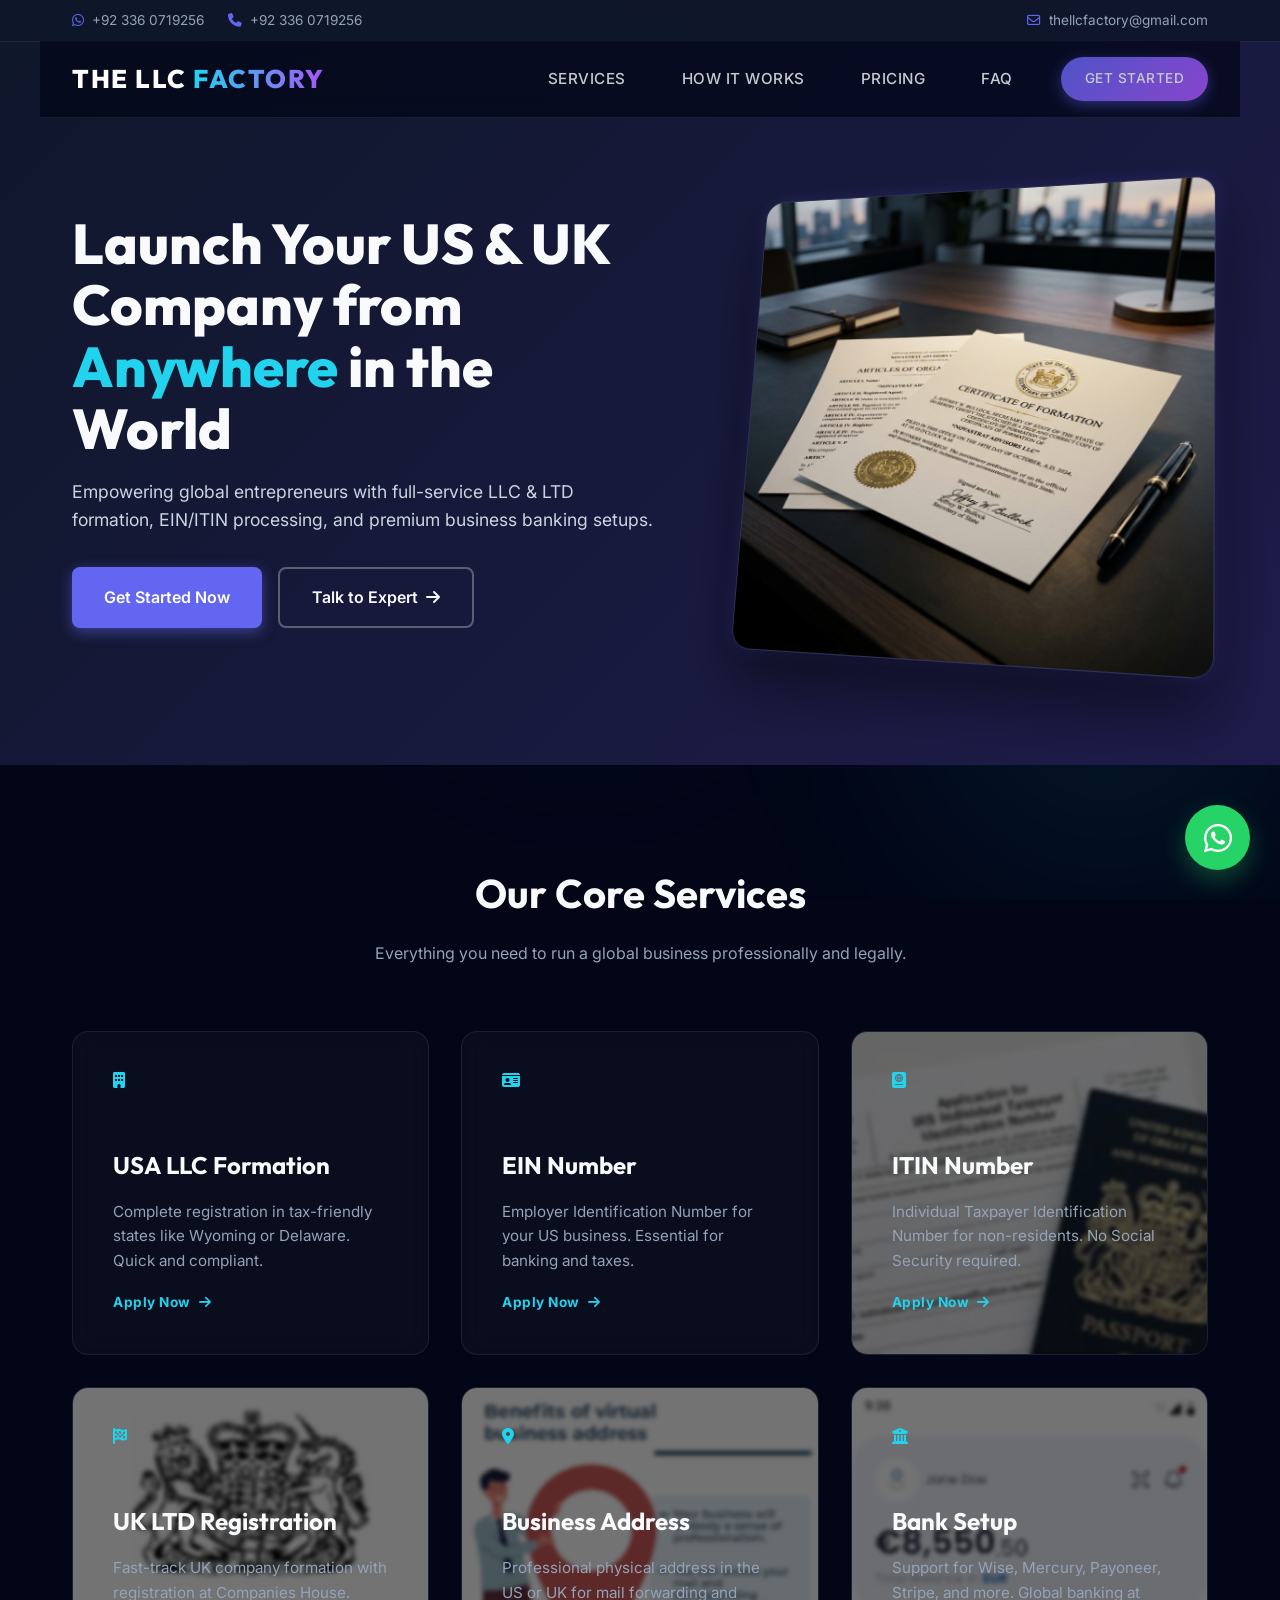
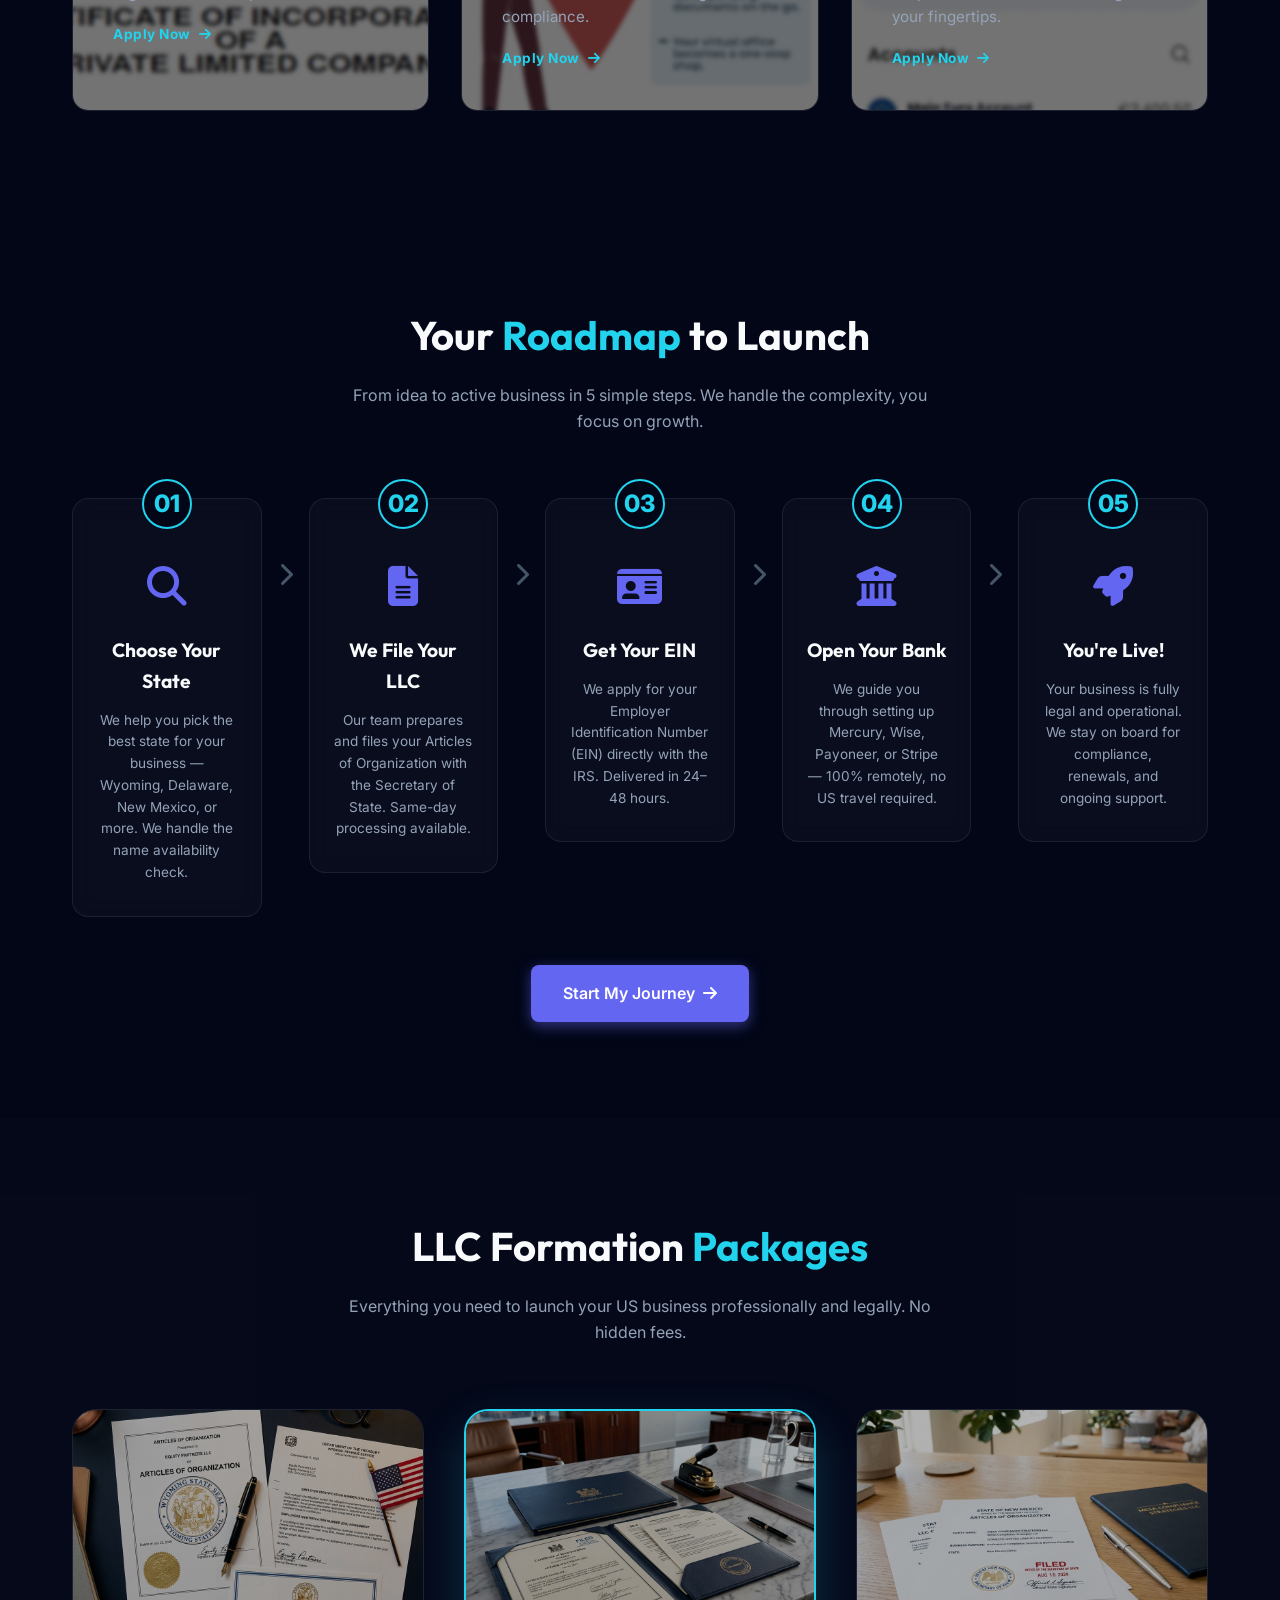
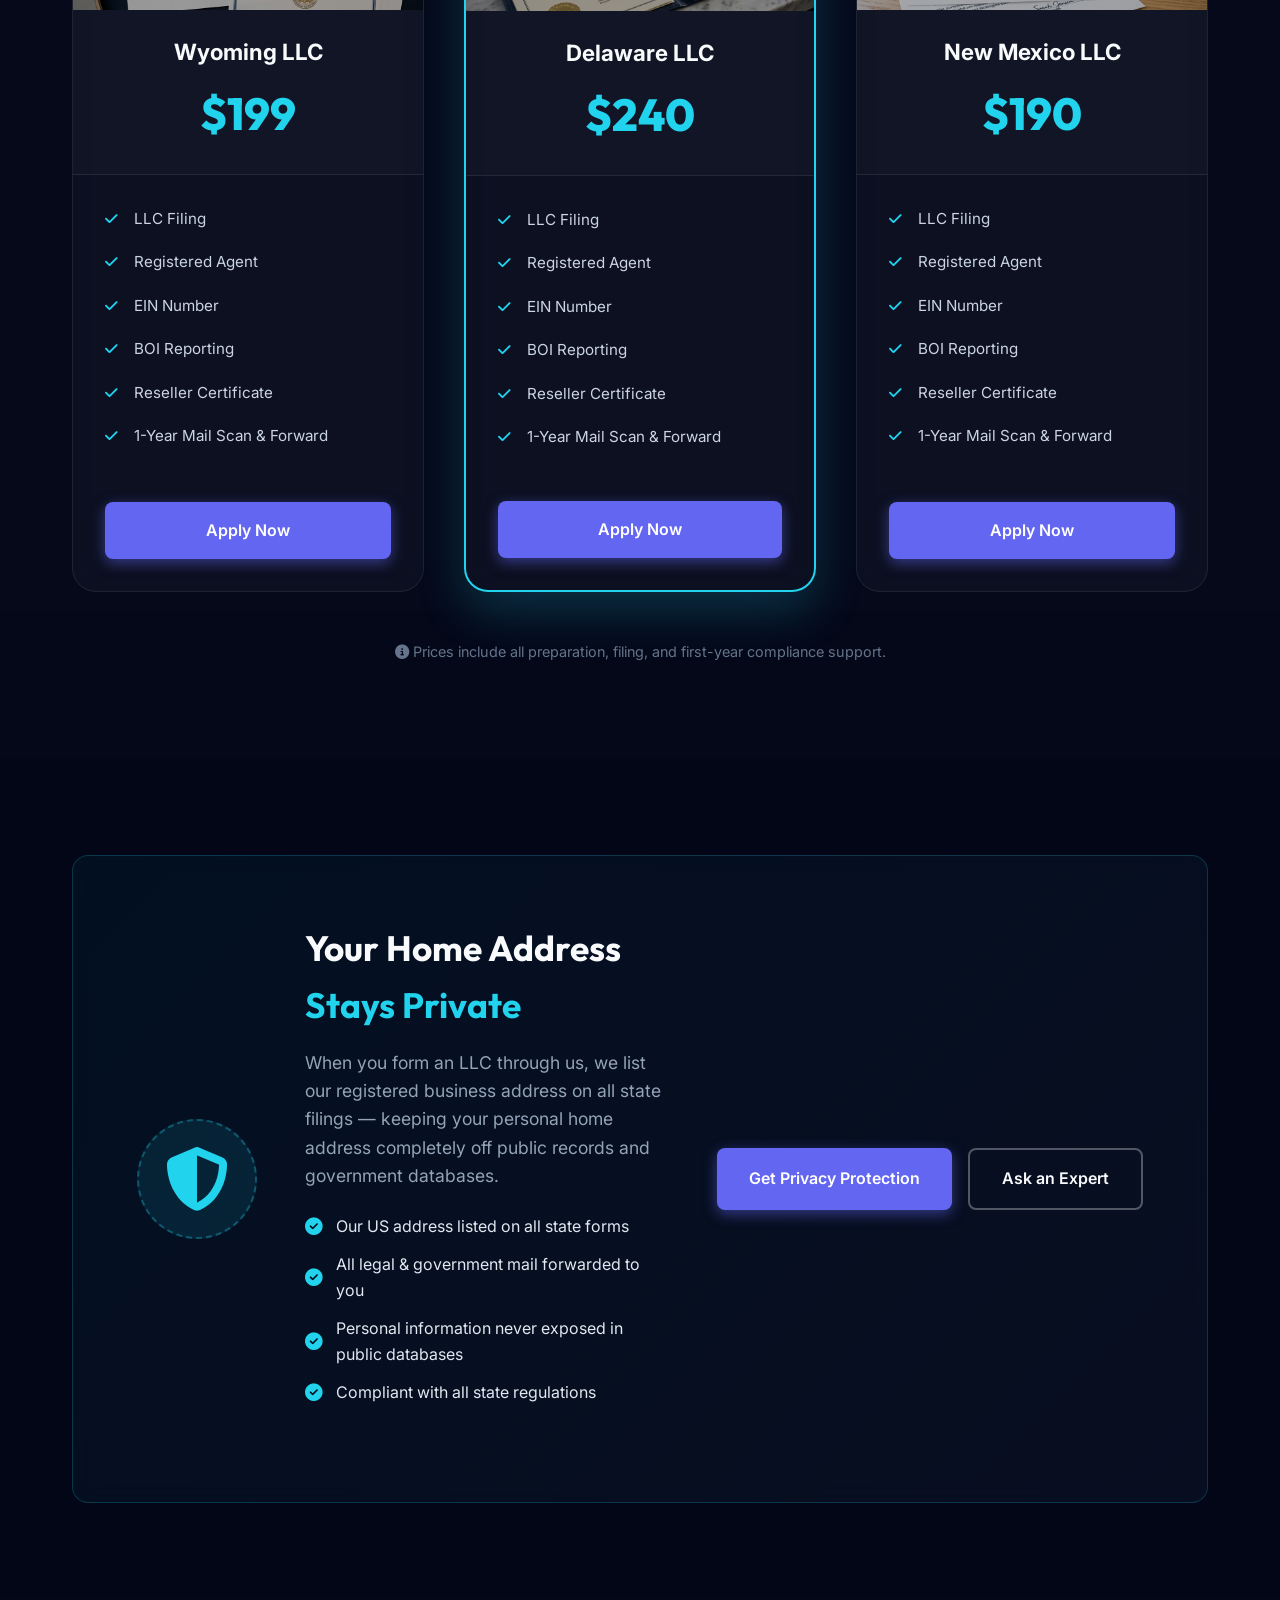
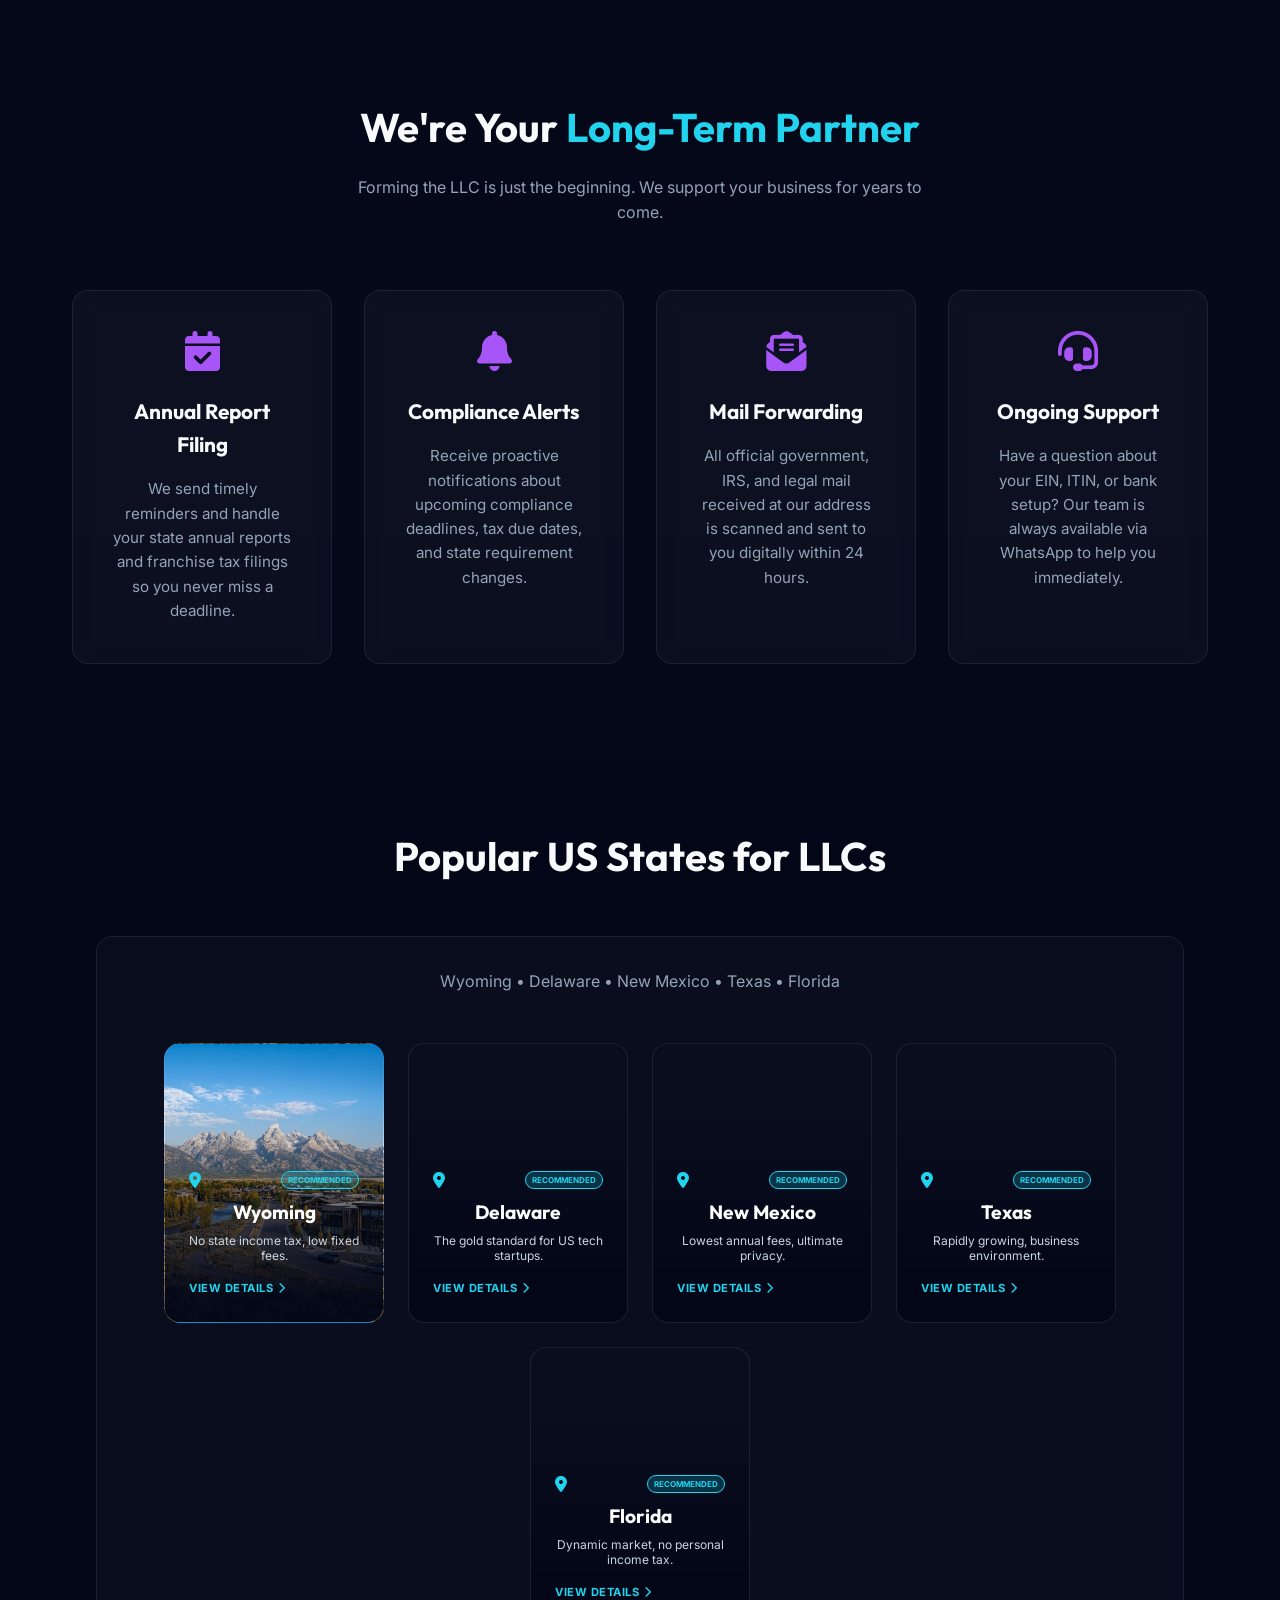
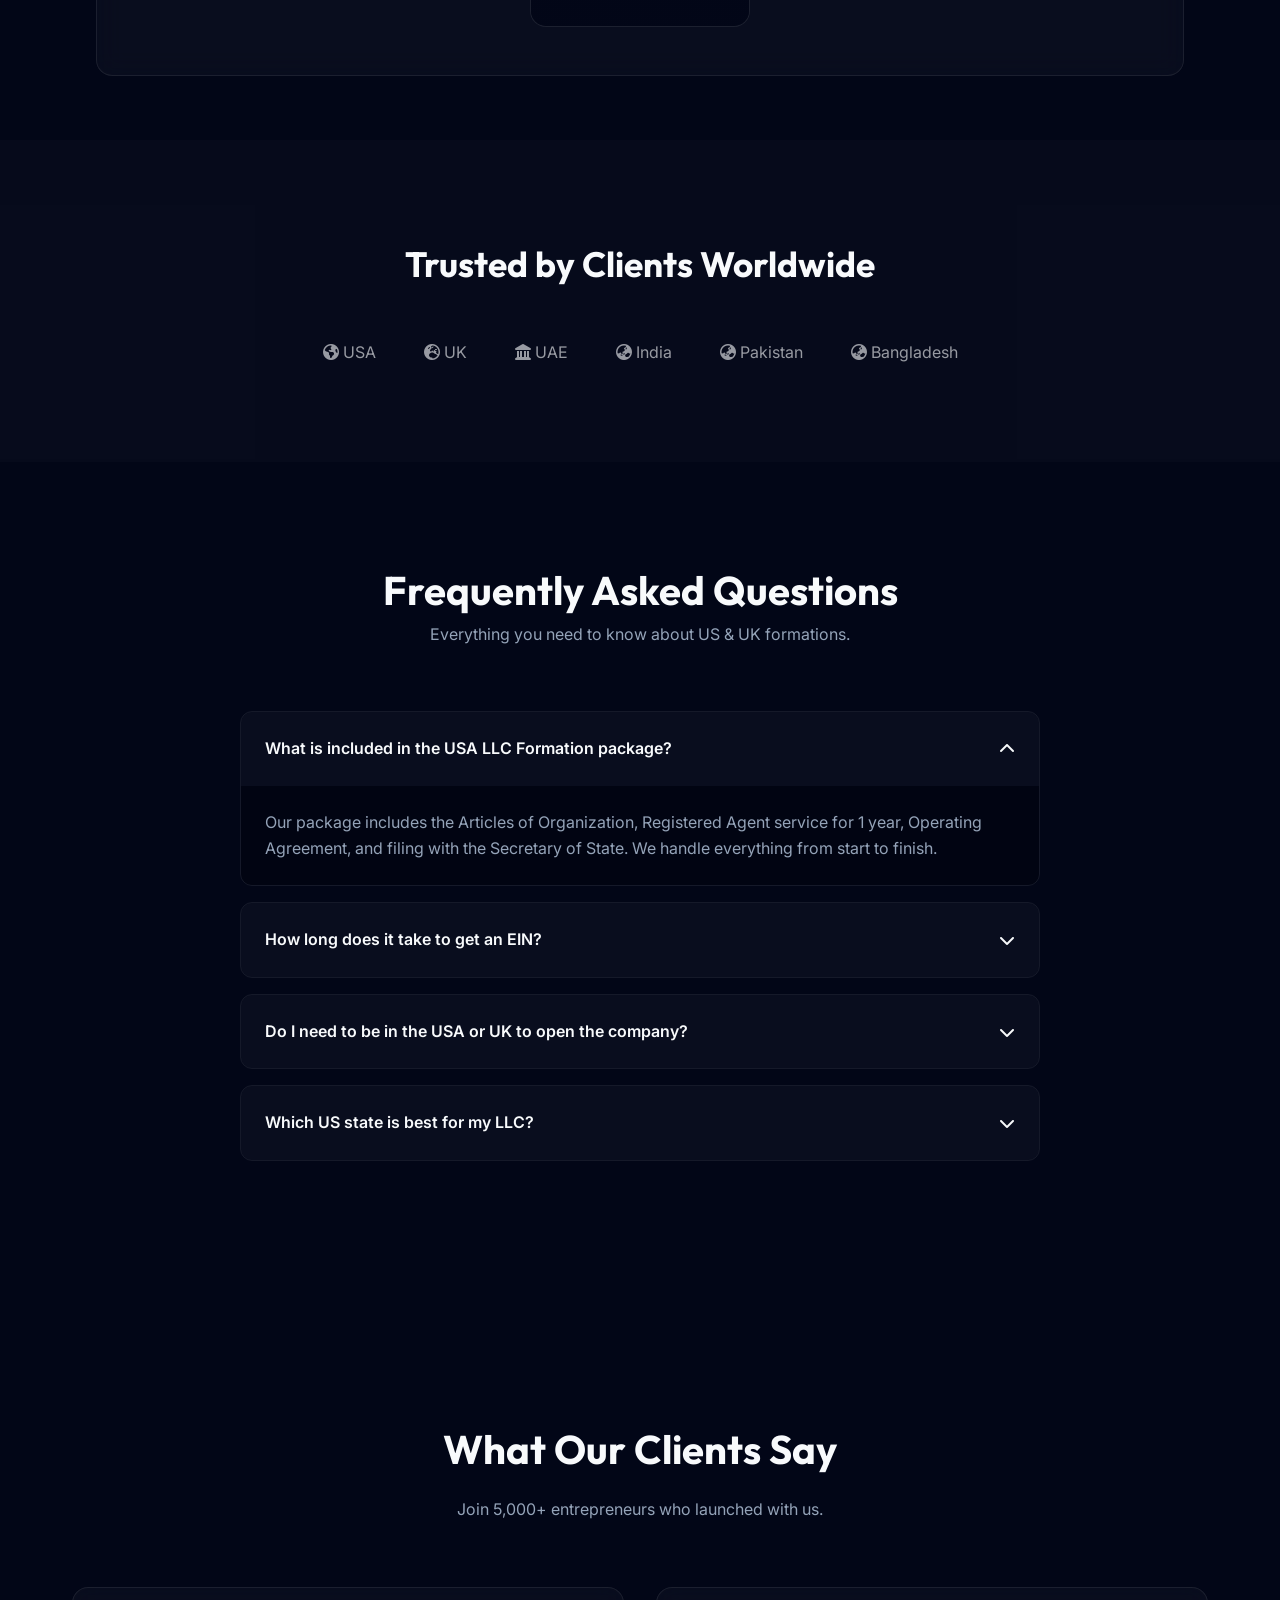
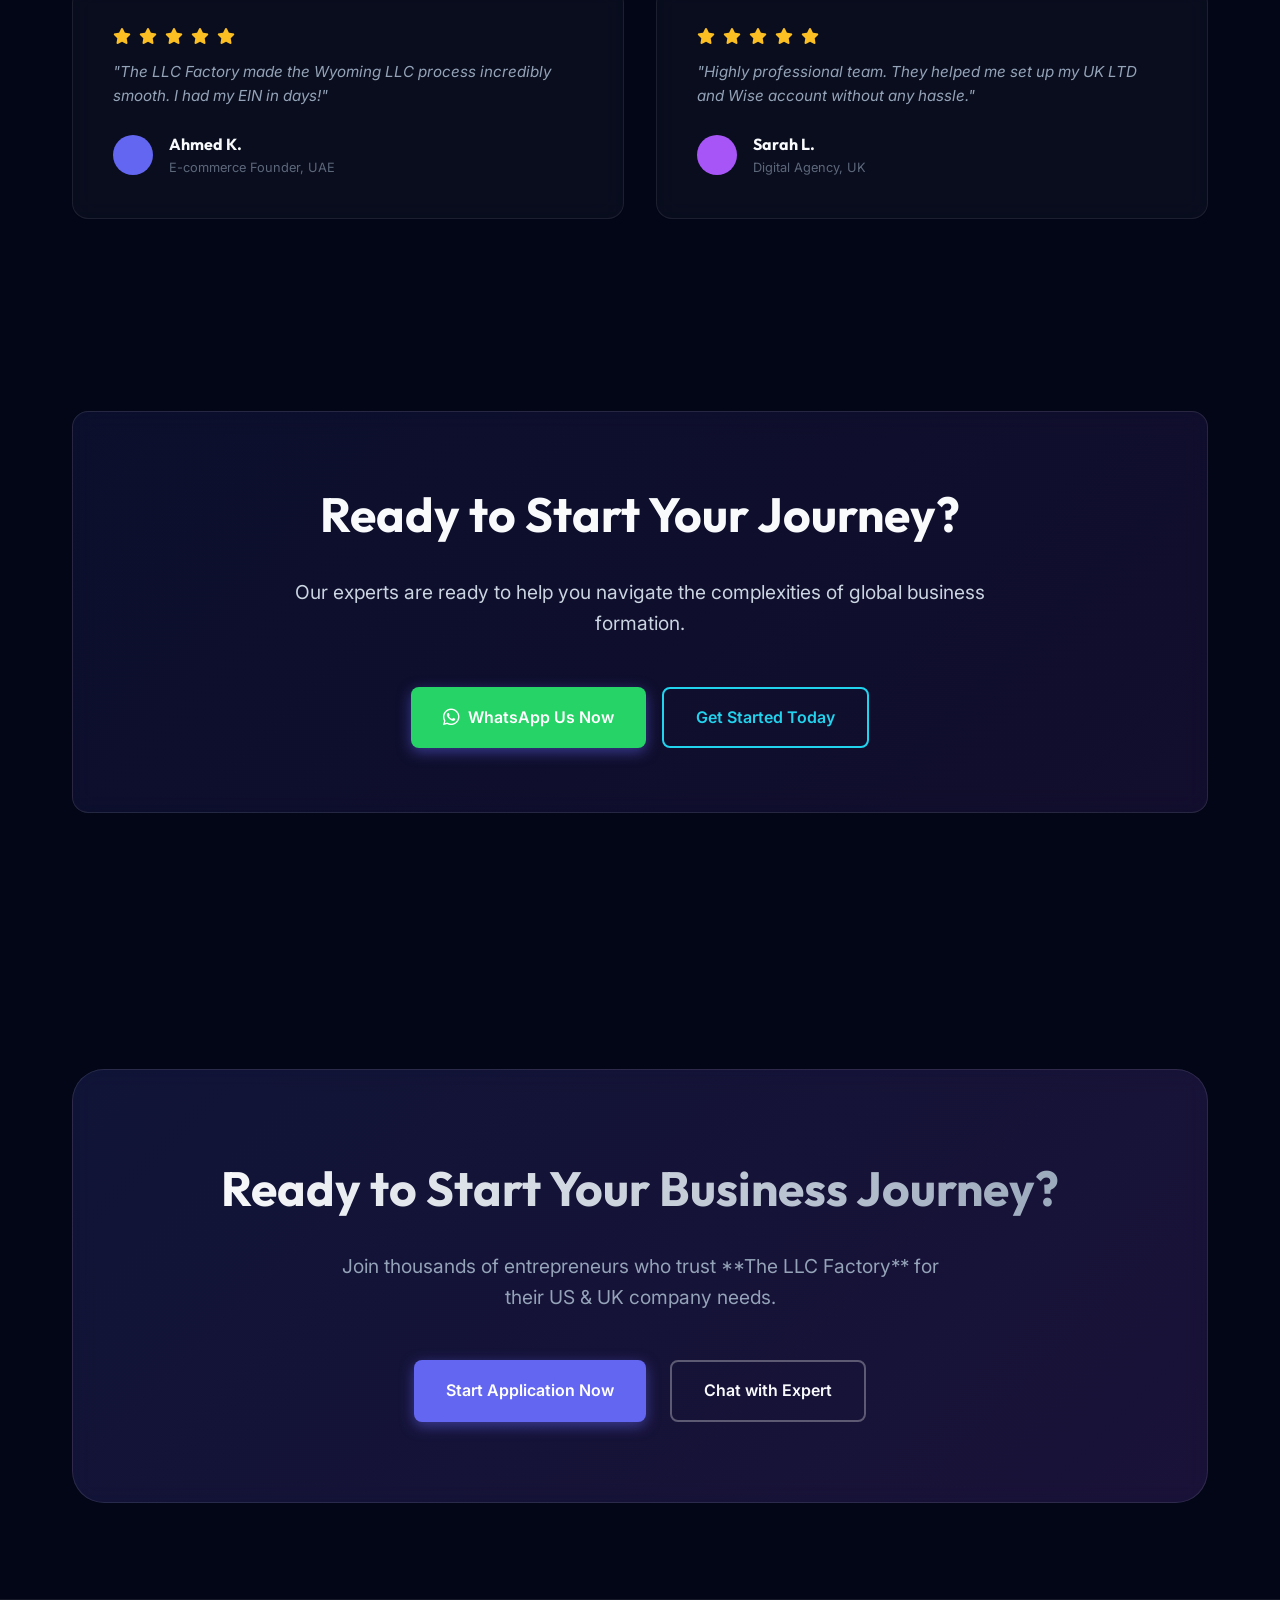
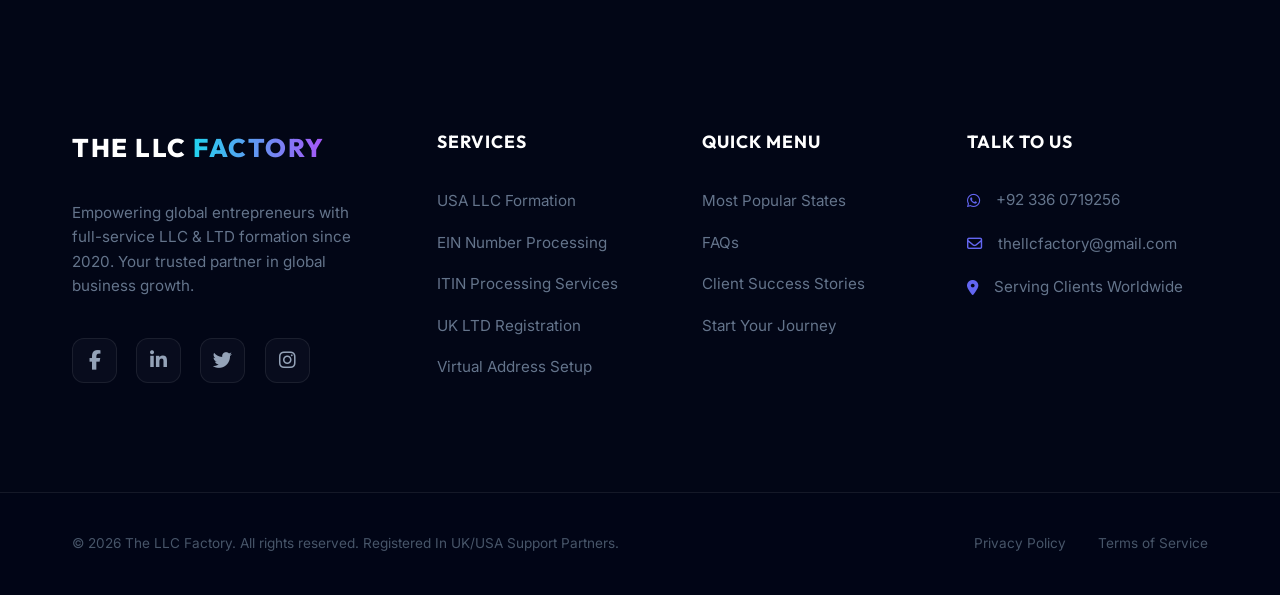
<file: index.html>
<!DOCTYPE html>
<html lang="en">
<head>
    <meta charset="UTF-8">
    <meta name="viewport" content="width=device-width, initial-scale=1.0">
    <title>The LLC Factory | Global US & UK Company Formation</title>
    <meta name="description" content="Launch your US LLC or UK LTD from anywhere in the world. Specializing in Wyoming LLC, Delaware formation, and New Mexico privacy LLCs. Get EIN, ITIN, and US business banking professionally and legally. The best company formation service for global entrepreneurs.">
    <meta name="keywords" content="Wyoming LLC, Delaware LLC, New Mexico LLC, US Company Formation, UK LTD Registration, EIN Number, ITIN Processing, Global Business Banking, Mercury Bank Setup, Reseller Certificate, BOI Reporting">
    <link rel="canonical" href="https://thellcfactory.com/index.html">
    <link rel="stylesheet" href="style.css">
    <link rel="icon" type="image/png" href="assets/favicon.png">    
    <!-- Open Graph / Facebook -->
    <meta property="og:type" content="website">
    <meta property="og:url" content="https://thellcfactory.com/">
    <meta property="og:title" content="The LLC Factory | Top-Rated US & UK Company Formation">
    <meta property="og:description" content="Form your US LLC for $199 with our all-in-one package. Includes EIN, Registered Agent, and BOI Reporting.">
    <meta property="og:image" content="https://thellcfactory.com/assets/wyoming-llc-package.png">

    <!-- Twitter -->
    <meta property="twitter:card" content="summary_large_image">
    <meta property="twitter:url" content="https://thellcfactory.com/">
    <meta property="twitter:title" content="The LLC Factory | Top-Rated US & UK Company Formation">
    <meta property="twitter:description" content="Form your US LLC for $199 with our all-in-one package. Includes EIN, Registered Agent, and BOI Reporting.">
    <meta property="twitter:image" content="https://thellcfactory.com/assets/wyoming-llc-package.png">
    
    <!-- Font Awesome for Icons -->
    <link rel="stylesheet" href="https://cdnjs.cloudflare.com/ajax/libs/font-awesome/6.4.0/css/all.min.css">
    
    <!-- Structured Data (Schema JSON-LD) -->
    <script type="application/ld+json">
    {
      "@context": "https://schema.org",
      "@type": "LocalBusiness",
      "name": "The LLC Factory",
      "image": "assets/llc-papers-hero.png",
      "url": "https://thellcfactory.com",
      "telephone": "+923360719256",
      "address": {
        "@type": "PostalAddress",
        "addressCountry": "Global"
      },
      "service": [
        {"@type": "Service", "name": "USA LLC Formation"},
        {"@type": "Service", "name": "UK LTD Registration"},
        {"@type": "Service", "name": "EIN Number Processing"},
        {"@type": "Service", "name": "ITIN Processing"}
      ],
      "description": "Premium US and UK company formation services for global entrepreneurs."
    }
    </script>
</head>
<body>
    <div class="mesh-bg">
        <div class="blob blob-1"></div>
        <div class="blob blob-2"></div>
        <div class="blob blob-3"></div>
    </div>

    <nav id="navbar">
        <div class="contact-bar">
            <div class="container nav-contacts">
                <div class="contact-item">
                    <a href="https://wa.me/923360719256" target="_blank"><i class="fab fa-whatsapp"></i> +92 336 0719256</a>
                    <a href="tel:+923360719256"><i class="fas fa-phone"></i> +92 336 0719256</a>
                </div>
                <div class="contact-item">
                    <a href="mailto:thellcfactory@gmail.com"><i class="far fa-envelope"></i> thellcfactory@gmail.com</a>
                </div>
            </div>
        </div>
        <div class="container nav-container">
            <a href="index.html" class="logo">THE LLC <span>FACTORY</span></a>
            <ul class="nav-links" id="navLinks">
                <li><a href="#services">Services</a></li>
                <li><a href="#how-it-works">How It Works</a></li>
                <li><a href="#pricing">Pricing</a></li>
                <li><a href="#faq">FAQ</a></li>
                <li><a href="get-started.html" class="btn btn-primary btn-nav-cta">Get Started</a></li>
            </ul>
            <button class="hamburger" id="hamburger" aria-label="Open menu">
                <span></span><span></span><span></span>
            </button>
        </div>
    </nav>

    <section class="hero">
        <div class="container hero-wrapper">
            <div class="hero-content">
                <h1>Launch Your US & UK Company from <span style="color: var(--accent);">Anywhere</span> in the World</h1>
                <p>Empowering global entrepreneurs with full-service LLC & LTD formation, EIN/ITIN processing, and premium business banking setups.</p>
                <div class="btn-group">
                    <a href="get-started.html" class="btn btn-primary btn-glow">Get Started Now</a>
                    <a href="https://wa.me/923360719256" class="btn btn-outline" target="_blank">Talk to Expert <i class="fas fa-arrow-right"></i></a>
                </div>
            </div>
            <div class="hero-visual">
                <div class="hero-img-container">
                    <img src="assets/llc-papers-hero.png" alt="USA LLC Formation Documents" class="hero-img-floating">
                </div>
            </div>
        </div>
    </section>

    <section id="services">
        <div class="container">
            <div style="text-align: center; margin-bottom: 4rem;">
                <h2 style="font-size: 2.5rem; margin-bottom: 1rem;">Our Core Services</h2>
                <p style="color: #94a3b8; max-width: 600px; margin: 0 auto;">Everything you need to run a global business professionally and legally.</p>
            </div>
            <div class="services-grid">
                <a href="get-started.html?service=USA+LLC" class="service-card glass doc-bg" style="--doc-img: url('https://images.unsplash.com/photo-1450101499163-c8848c66ca85?auto=format&fit=crop&q=80&w=800'); text-decoration: none; color: inherit;" loading="lazy">
                    <i class="fas fa-building service-icon"></i>
                    <h3>USA LLC Formation</h3>
                    <p>Complete registration in tax-friendly states like Wyoming or Delaware. Quick and compliant.</p>
                    <span class="card-cta">Apply Now <i class="fas fa-arrow-right"></i></span>
                </a>
                <a href="get-started.html?service=EIN" class="service-card glass doc-bg" style="--doc-img: url('https://images.unsplash.com/photo-1554224154-22dec7ec8818?auto=format&fit=crop&q=80&w=800'); text-decoration: none; color: inherit;" loading="lazy">
                    <i class="fas fa-id-card service-icon"></i>
                    <h3>EIN Number</h3>
                    <p>Employer Identification Number for your US business. Essential for banking and taxes.</p>
                    <span class="card-cta">Apply Now <i class="fas fa-arrow-right"></i></span>
                </a>
                <a href="get-started.html?service=ITIN" class="service-card glass doc-bg" style="--doc-img: url('assets/itin.png'); text-decoration: none; color: inherit;">
                    <i class="fas fa-passport service-icon"></i>
                    <h3>ITIN Number</h3>
                    <p>Individual Taxpayer Identification Number for non-residents. No Social Security required.</p>
                    <span class="card-cta">Apply Now <i class="fas fa-arrow-right"></i></span>
                </a>
                <a href="get-started.html?service=UK+LTD" class="service-card glass doc-bg" style="--doc-img: url('assets/uk-ltd.png'); text-decoration: none; color: inherit;">
                    <i class="fas fa-flag-checkered service-icon"></i>
                    <h3>UK LTD Registration</h3>
                    <p>Fast-track UK company formation with registration at Companies House.</p>
                    <span class="card-cta">Apply Now <i class="fas fa-arrow-right"></i></span>
                </a>
                <a href="get-started.html?service=Business+Address" class="service-card glass doc-bg" style="--doc-img: url('assets/address.png'); text-decoration: none; color: inherit;">
                    <i class="fas fa-map-marker-alt service-icon"></i>
                    <h3>Business Address</h3>
                    <p>Professional physical address in the US or UK for mail forwarding and compliance.</p>
                    <span class="card-cta">Apply Now <i class="fas fa-arrow-right"></i></span>
                </a>
                <a href="get-started.html?service=Bank+Setup" class="service-card glass doc-bg" style="--doc-img: url('assets/bank.png'); text-decoration: none; color: inherit;">
                    <i class="fas fa-university service-icon"></i>
                    <h3>Bank Setup</h3>
                    <p>Support for Wise, Mercury, Payoneer, Stripe, and more. Global banking at your fingertips.</p>
                    <span class="card-cta">Apply Now <i class="fas fa-arrow-right"></i></span>
                </a>
            </div>
        </div>
    </section>

    <!-- HOW IT WORKS ROADMAP -->
    <section id="how-it-works">
        <div class="container">
            <div style="text-align: center; margin-bottom: 4rem;">
                <h2 style="font-size: 2.5rem; margin-bottom: 1rem;">Your <span style="color: var(--accent);">Roadmap</span> to Launch</h2>
                <p style="color: #94a3b8; max-width: 600px; margin: 0 auto;">From idea to active business in 5 simple steps. We handle the complexity, you focus on growth.</p>
            </div>
            <div class="roadmap-grid">
                <div class="roadmap-step glass">
                    <div class="step-number">01</div>
                    <div class="step-icon"><i class="fas fa-search"></i></div>
                    <h3>Choose Your State</h3>
                    <p>We help you pick the best state for your business — Wyoming, Delaware, New Mexico, or more. We handle the name availability check.</p>
                </div>
                <div class="roadmap-connector"><i class="fas fa-chevron-right"></i></div>
                <div class="roadmap-step glass">
                    <div class="step-number">02</div>
                    <div class="step-icon"><i class="fas fa-file-alt"></i></div>
                    <h3>We File Your LLC</h3>
                    <p>Our team prepares and files your Articles of Organization with the Secretary of State. Same-day processing available.</p>
                </div>
                <div class="roadmap-connector"><i class="fas fa-chevron-right"></i></div>
                <div class="roadmap-step glass">
                    <div class="step-number">03</div>
                    <div class="step-icon"><i class="fas fa-id-card"></i></div>
                    <h3>Get Your EIN</h3>
                    <p>We apply for your Employer Identification Number (EIN) directly with the IRS. Delivered in 24–48 hours.</p>
                </div>
                <div class="roadmap-connector"><i class="fas fa-chevron-right"></i></div>
                <div class="roadmap-step glass">
                    <div class="step-number">04</div>
                    <div class="step-icon"><i class="fas fa-university"></i></div>
                    <h3>Open Your Bank</h3>
                    <p>We guide you through setting up Mercury, Wise, Payoneer, or Stripe — 100% remotely, no US travel required.</p>
                </div>
                <div class="roadmap-connector"><i class="fas fa-chevron-right"></i></div>
                <div class="roadmap-step glass">
                    <div class="step-number">05</div>
                    <div class="step-icon"><i class="fas fa-rocket"></i></div>
                    <h3>You're Live!</h3>
                    <p>Your business is fully legal and operational. We stay on board for compliance, renewals, and ongoing support.</p>
                </div>
            </div>
            <div style="text-align: center; margin-top: 3rem;">
                <a href="get-started.html" class="btn btn-primary btn-glow">Start My Journey <i class="fas fa-arrow-right"></i></a>
            </div>
        </div>
    </section>

    <!-- LLC FORMATION PACKAGES -->
    <section id="packages" style="background: rgba(255,255,255,0.01);">
        <div class="container">
            <div style="text-align: center; margin-bottom: 4rem;">
                <h2 style="font-size: 2.5rem; margin-bottom: 1rem;">LLC Formation <span style="color: var(--accent);">Packages</span></h2>
                <p style="color: #94a3b8; max-width: 600px; margin: 0 auto;">Everything you need to launch your US business professionally and legally. No hidden fees.</p>
            </div>
            <div class="packages-grid">
                <!-- Wyoming -->
                <div class="package-card glass">
                    <div class="package-img">
                        <img src="assets/wyoming-llc-package.png" alt="Wyoming LLC Formation Documents Package - Articles of Organization and EIN" loading="lazy">
                    </div>
                    <div class="package-head">
                        <span class="package-state">Wyoming LLC</span>
                        <div class="package-price">$199</div>
                    </div>
                    <ul class="package-list">
                        <li><i class="fas fa-check"></i> LLC Filing</li>
                        <li><i class="fas fa-check"></i> Registered Agent</li>
                        <li><i class="fas fa-check"></i> EIN Number</li>
                        <li><i class="fas fa-check"></i> BOI Reporting</li>
                        <li><i class="fas fa-check"></i> Reseller Certificate</li>
                        <li><i class="fas fa-check"></i> 1-Year Mail Scan & Forward</li>
                    </ul>
                    <a href="get-started.html?service=USA+LLC&state=Wyoming" class="btn btn-primary btn-glow package-btn">Apply Now</a>
                </div>

                <!-- Delaware -->
                <div class="package-card glass featured">
                    <div class="package-img">
                        <img src="assets/delaware-llc-package.png" alt="Delaware LLC Formation Documents Package - Corporate Filings and Registered Agent" loading="lazy">
                    </div>
                    <div class="package-head">
                        <span class="package-state">Delaware LLC</span>
                        <div class="package-price">$240</div>
                    </div>
                    <ul class="package-list">
                        <li><i class="fas fa-check"></i> LLC Filing</li>
                        <li><i class="fas fa-check"></i> Registered Agent</li>
                        <li><i class="fas fa-check"></i> EIN Number</li>
                        <li><i class="fas fa-check"></i> BOI Reporting</li>
                        <li><i class="fas fa-check"></i> Reseller Certificate</li>
                        <li><i class="fas fa-check"></i> 1-Year Mail Scan & Forward</li>
                    </ul>
                    <a href="get-started.html?service=USA+LLC&state=Delaware" class="btn btn-primary btn-glow package-btn">Apply Now</a>
                </div>

                <!-- New Mexico -->
                <div class="package-card glass">
                    <div class="package-img">
                        <img src="assets/new-mexico-llc-package.png" alt="New Mexico LLC Formation Documents Package - Privacy Focused Company Setup" loading="lazy">
                    </div>
                    <div class="package-head">
                        <span class="package-state">New Mexico LLC</span>
                        <div class="package-price">$190</div>
                    </div>
                    <ul class="package-list">
                        <li><i class="fas fa-check"></i> LLC Filing</li>
                        <li><i class="fas fa-check"></i> Registered Agent</li>
                        <li><i class="fas fa-check"></i> EIN Number</li>
                        <li><i class="fas fa-check"></i> BOI Reporting</li>
                        <li><i class="fas fa-check"></i> Reseller Certificate</li>
                        <li><i class="fas fa-check"></i> 1-Year Mail Scan & Forward</li>
                    </ul>
                    <a href="get-started.html?service=USA+LLC&state=New+Mexico" class="btn btn-primary btn-glow package-btn">Apply Now</a>
                </div>
            </div>
            <p style="text-align: center; margin-top: 3rem; color: #64748b; font-size: 0.9rem;">
                <i class="fas fa-info-circle"></i> Prices include all preparation, filing, and first-year compliance support.
            </p>
        </div>
    </section>

    <!-- PRIVACY SHIELD SECTION -->
    <section id="privacy">
        <div class="container">
            <div class="privacy-banner glass">
                <div class="privacy-icon-wrap">
                    <i class="fas fa-shield-alt privacy-icon"></i>
                </div>
                <div class="privacy-content">
                    <h2>Your Home Address <span style="color: var(--accent);">Stays Private</span></h2>
                    <p>When you form an LLC through us, we list our registered business address on all state filings — keeping your personal home address completely off public records and government databases.</p>
                    <ul class="privacy-list">
                        <li><i class="fas fa-check-circle"></i> Our US address listed on all state forms</li>
                        <li><i class="fas fa-check-circle"></i> All legal & government mail forwarded to you</li>
                        <li><i class="fas fa-check-circle"></i> Personal information never exposed in public databases</li>
                        <li><i class="fas fa-check-circle"></i> Compliant with all state regulations</li>
                    </ul>
                </div>
                <div class="privacy-cta">
                    <a href="get-started.html" class="btn btn-primary btn-glow">Get Privacy Protection</a>
                    <a href="https://wa.me/923360719256" class="btn btn-outline" target="_blank">Ask an Expert</a>
                </div>
            </div>
        </div>
    </section>

    <!-- COMPLIANCE & RENEWAL -->
    <section id="compliance" style="background: rgba(255,255,255,0.01);">
        <div class="container">
            <div style="text-align: center; margin-bottom: 4rem;">
                <h2 style="font-size: 2.5rem; margin-bottom: 1rem;">We're Your <span style="color: var(--accent);">Long-Term Partner</span></h2>
                <p style="color: #94a3b8; max-width: 600px; margin: 0 auto;">Forming the LLC is just the beginning. We support your business for years to come.</p>
            </div>
            <div class="compliance-grid">
                <div class="compliance-card glass">
                    <i class="fas fa-calendar-check compliance-icon"></i>
                    <h3>Annual Report Filing</h3>
                    <p>We send timely reminders and handle your state annual reports and franchise tax filings so you never miss a deadline.</p>
                </div>
                <div class="compliance-card glass">
                    <i class="fas fa-bell compliance-icon"></i>
                    <h3>Compliance Alerts</h3>
                    <p>Receive proactive notifications about upcoming compliance deadlines, tax due dates, and state requirement changes.</p>
                </div>
                <div class="compliance-card glass">
                    <i class="fas fa-envelope-open-text compliance-icon"></i>
                    <h3>Mail Forwarding</h3>
                    <p>All official government, IRS, and legal mail received at our address is scanned and sent to you digitally within 24 hours.</p>
                </div>
                <div class="compliance-card glass">
                    <i class="fas fa-headset compliance-icon"></i>
                    <h3>Ongoing Support</h3>
                    <p>Have a question about your EIN, ITIN, or bank setup? Our team is always available via WhatsApp to help you immediately.</p>
                </div>
            </div>
        </div>
    </section>

    <section id="map" class="usa-map-container">
        <div class="container">
            <h2 style="font-size: 2.5rem; margin-bottom: 3rem;">Popular US States for LLCs</h2>
            <div class="glass" style="padding: 2rem; position: relative;">
                <p style="margin-bottom: 2rem; color: #94a3b8;">Wyoming • Delaware • New Mexico • Texas • Florida</p>
                <div id="usa-interactive-map" style="display: flex; flex-wrap: wrap; justify-content: center; gap: 1.5rem; padding: 1rem;">
                    <a href="get-started.html?service=USA+LLC&state=Wyoming" class="popular-state-card" style="background-image: url('assets/wyoming.png'); text-decoration: none;">
                        <div class="state-overlay"></div>
                        <div class="state-content">
                            <div class="state-header"><i class="fas fa-map-marker-alt"></i> <span>RECOMMENDED</span></div>
                            <h3>Wyoming</h3>
                            <p>No state income tax, low fixed fees.</p>
                            <span class="view-details">VIEW DETAILS <i class="fas fa-chevron-right"></i></span>
                        </div>
                    </a>
                    <a href="get-started.html?service=USA+LLC&state=Delaware" class="popular-state-card" style="background-image: url('https://images.unsplash.com/photo-1508193638397-1c4234db14d8?auto=format&fit=crop&q=80&w=800'); text-decoration: none;">
                        <div class="state-overlay"></div>
                        <div class="state-content">
                            <div class="state-header"><i class="fas fa-map-marker-alt"></i> <span>RECOMMENDED</span></div>
                            <h3>Delaware</h3>
                            <p>The gold standard for US tech startups.</p>
                            <span class="view-details">VIEW DETAILS <i class="fas fa-chevron-right"></i></span>
                        </div>
                    </a>
                    <a href="get-started.html?service=USA+LLC&state=New+Mexico" class="popular-state-card" style="background-image: url('https://images.unsplash.com/photo-1499793983690-e29da59ef1c2?auto=format&fit=crop&q=80&w=800'); text-decoration: none;">
                        <div class="state-overlay"></div>
                        <div class="state-content">
                            <div class="state-header"><i class="fas fa-map-marker-alt"></i> <span>RECOMMENDED</span></div>
                            <h3>New Mexico</h3>
                            <p>Lowest annual fees, ultimate privacy.</p>
                            <span class="view-details">VIEW DETAILS <i class="fas fa-chevron-right"></i></span>
                        </div>
                    </a>
                    <a href="get-started.html?service=USA+LLC&state=Other" class="popular-state-card" style="background-image: url('https://images.unsplash.com/photo-1570168007204-dfb528c6958f?auto=format&fit=crop&q=80&w=800'); text-decoration: none;">
                        <div class="state-overlay"></div>
                        <div class="state-content">
                            <div class="state-header"><i class="fas fa-map-marker-alt"></i> <span>RECOMMENDED</span></div>
                            <h3>Texas</h3>
                            <p>Rapidly growing, business environment.</p>
                            <span class="view-details">VIEW DETAILS <i class="fas fa-chevron-right"></i></span>
                        </div>
                    </a>
                    <a href="get-started.html?service=USA+LLC&state=Other" class="popular-state-card" style="background-image: url('https://images.unsplash.com/photo-1506126279646-a697353d3166?auto=format&fit=crop&q=80&w=800'); text-decoration: none;">
                        <div class="state-overlay"></div>
                        <div class="state-content">
                            <div class="state-header"><i class="fas fa-map-marker-alt"></i> <span>RECOMMENDED</span></div>
                            <h3>Florida</h3>
                            <p>Dynamic market, no personal income tax.</p>
                            <span class="view-details">VIEW DETAILS <i class="fas fa-chevron-right"></i></span>
                        </div>
                    </a>
                </div>
            </div>
        </div>
    </section>

    <section id="global" style="background: rgba(255,255,255,0.02);">
        <div class="container" style="text-align: center;">
            <h2 style="font-size: 2.2rem; margin-bottom: 3rem;">Trusted by Clients Worldwide</h2>
            <div style="display: flex; flex-wrap: wrap; justify-content: center; gap: 3rem; opacity: 0.6;">
                <span><i class="fas fa-globe-americas"></i> USA</span>
                <span><i class="fas fa-globe-europe"></i> UK</span>
                <span><i class="fas fa-landmark"></i> UAE</span>
                <span><i class="fas fa-globe-asia"></i> India</span>
                <span><i class="fas fa-globe-asia"></i> Pakistan</span>
                <span><i class="fas fa-globe-asia"></i> Bangladesh</span>
            </div>
        </div>
    </section>

    <section id="faq">
        <div class="container">
            <div style="text-align: center; margin-bottom: 3rem;">
                <h2 style="font-size: 2.5rem;">Frequently Asked Questions</h2>
                <p style="color: #94a3b8;">Everything you need to know about US & UK formations.</p>
            </div>
            <div class="faq-container">
                <div class="faq-item active">
                    <div class="faq-question">
                        What is included in the USA LLC Formation package?
                        <i class="fas fa-chevron-down"></i>
                    </div>
                    <div class="faq-answer">
                        Our package includes the Articles of Organization, Registered Agent service for 1 year, Operating Agreement, and filing with the Secretary of State. We handle everything from start to finish.
                    </div>
                </div>
                <div class="faq-item">
                    <div class="faq-question">
                        How long does it take to get an EIN?
                        <i class="fas fa-chevron-down"></i>
                    </div>
                    <div class="faq-answer">
                        We guarantee your EIN Number in just <strong>24 to 48 hours</strong>. We manage the entire communication with the IRS for you — fast, hassle-free, and 100% guaranteed.
                    </div>
                </div>
                <div class="faq-item">
                    <div class="faq-question">
                        Do I need to be in the USA or UK to open the company?
                        <i class="fas fa-chevron-down"></i>
                    </div>
                    <div class="faq-answer">
                        No, the entire process is 100% remote. You can launch your business and open your bank account from anywhere in the world.
                    </div>
                </div>
                <div class="faq-item">
                    <div class="faq-question">
                        Which US state is best for my LLC?
                        <i class="fas fa-chevron-down"></i>
                    </div>
                    <div class="faq-answer">
                        Wyoming is highly recommended for e-commerce and digital businesses due to low fees and privacy. Delaware is preferred for startups looking for VC funding.
                    </div>
                </div>
            </div>
        </div>
    </section>

    <section id="testimonials">
        <div class="container">
            <div style="text-align: center; margin-bottom: 4rem;">
                <h2 style="font-size: 2.5rem; margin-bottom: 1rem;">What Our Clients Say</h2>
                <p style="color: #94a3b8;">Join 5,000+ entrepreneurs who launched with us.</p>
            </div>
            <div style="display: grid; grid-template-columns: repeat(auto-fit, minmax(300px, 1fr)); gap: 2rem;">
                <div class="service-card glass">
                    <div style="display: flex; gap: 0.5rem; color: #fbbf24; margin-bottom: 1rem;">
                        <i class="fas fa-star"></i><i class="fas fa-star"></i><i class="fas fa-star"></i><i class="fas fa-star"></i><i class="fas fa-star"></i>
                    </div>
                    <p style="margin-bottom: 1.5rem; font-style: italic;">"The LLC Factory made the Wyoming LLC process incredibly smooth. I had my EIN in days!"</p>
                    <div style="display: flex; align-items: center; gap: 1rem;">
                        <div style="width: 40px; height: 40px; border-radius: 50%; background: var(--primary);"></div>
                        <div>
                            <h4 style="font-size: 1rem;">Ahmed K.</h4>
                            <p style="font-size: 0.8rem; opacity: 0.6;">E-commerce Founder, UAE</p>
                        </div>
                    </div>
                </div>
                <div class="service-card glass">
                    <div style="display: flex; gap: 0.5rem; color: #fbbf24; margin-bottom: 1rem;">
                        <i class="fas fa-star"></i><i class="fas fa-star"></i><i class="fas fa-star"></i><i class="fas fa-star"></i><i class="fas fa-star"></i>
                    </div>
                    <p style="margin-bottom: 1.5rem; font-style: italic;">"Highly professional team. They helped me set up my UK LTD and Wise account without any hassle."</p>
                    <div style="display: flex; align-items: center; gap: 1rem;">
                        <div style="width: 40px; height: 40px; border-radius: 50%; background: var(--secondary);"></div>
                        <div>
                            <h4 style="font-size: 1rem;">Sarah L.</h4>
                            <p style="font-size: 0.8rem; opacity: 0.6;">Digital Agency, UK</p>
                        </div>
                    </div>
                </div>
            </div>
        </div>
    </section>

    <section id="contact" style="margin-bottom: 4rem;">
        <div class="container">
            <div class="glass" style="padding: 4rem; text-align: center; background: linear-gradient(135deg, rgba(99, 102, 241, 0.1), rgba(168, 85, 247, 0.1)); border: 1px solid rgba(255,255,255,0.1);">
                <h2 style="font-size: 3rem; margin-bottom: 1.5rem;">Ready to Start Your Journey?</h2>
                <p style="font-size: 1.2rem; color: #cbd5e1; margin-bottom: 3rem; max-width: 700px; margin-left: auto; margin-right: auto;">Our experts are ready to help you navigate the complexities of global business formation.</p>
                <div class="btn-group" style="justify-content: center;">
                    <a href="https://wa.me/923360719256" class="btn btn-primary btn-glow" style="background: #25d366; border: none; display: flex; align-items: center; gap: 0.5rem;" target="_blank">
                        <i class="fab fa-whatsapp" style="font-size: 1.2rem;"></i> WhatsApp Us Now
                    </a>
                    <a href="get-started.html" class="btn btn-outline" style="border-color: var(--accent); color: var(--accent);">Get Started Today</a>
                </div>
            </div>
        </div>
    </section>

    <section id="pre-footer">
        <div class="container">
            <div class="glass pre-footer-cta">
                <h2>Ready to Start Your Business Journey?</h2>
                <p>Join thousands of entrepreneurs who trust **The LLC Factory** for their US & UK company needs.</p>
                <div class="cta-actions">
                    <a href="get-started.html" class="btn btn-primary btn-glow">Start Application Now</a>
                    <a href="https://wa.me/923360719256" class="btn btn-outline" target="_blank">Chat with Expert</a>
                </div>
            </div>
        </div>
    </section>

    <footer id="footer">
        <div class="container footer-grid">
            <div class="footer-brand">
                <div class="logo">THE LLC <span>FACTORY</span></div>
                <p>Empowering global entrepreneurs with full-service LLC & LTD formation since 2020. Your trusted partner in global business growth.</p>
                <div class="social-links">
                    <a href="#" aria-label="Facebook"><i class="fab fa-facebook-f"></i></a>
                    <a href="#" aria-label="LinkedIn"><i class="fab fa-linkedin-in"></i></a>
                    <a href="#" aria-label="Twitter"><i class="fab fa-twitter"></i></a>
                    <a href="#" aria-label="Instagram"><i class="fab fa-instagram"></i></a>
                </div>
            </div>
            <div class="footer-links">
                <h4>Services</h4>
                <ul>
                    <li><a href="get-started.html?service=USA+LLC">USA LLC Formation</a></li>
                    <li><a href="get-started.html?service=EIN">EIN Number Processing</a></li>
                    <li><a href="get-started.html?service=ITIN">ITIN Processing Services</a></li>
                    <li><a href="get-started.html?service=UK+LTD">UK LTD Registration</a></li>
                    <li><a href="get-started.html?service=Business+Address">Virtual Address Setup</a></li>
                </ul>
            </div>
            <div class="footer-links">
                <h4>Quick Menu</h4>
                <ul>
                    <li><a href="#map">Most Popular States</a></li>
                    <li><a href="#faq">FAQs</a></li>
                    <li><a href="#testimonials">Client Success Stories</a></li>
                    <li><a href="get-started.html">Start Your Journey</a></li>
                </ul>
            </div>
            <div class="footer-contact">
                <h4>Talk to Us</h4>
                <p><i class="fab fa-whatsapp"></i> +92 336 0719256</p>
                <p><i class="far fa-envelope"></i> thellcfactory@gmail.com</p>
                <p><i class="fas fa-map-marker-alt"></i> Serving Clients Worldwide</p>
            </div>
        </div>
        <div class="footer-bottom">
            <div class="container">
                <p>&copy; 2026 The LLC Factory. All rights reserved. Registered In UK/USA Support Partners.</p>
                <div class="legal-links">
                    <a href="#">Privacy Policy</a>
                    <a href="#">Terms of Service</a>
                </div>
            </div>
        </div>
    </footer>

    <a href="https://wa.me/923360719256" class="whatsapp-float" target="_blank">
        <i class="fab fa-whatsapp"></i>
    </a>

    <script src="main.js"></script>
    <script>
        // Mobile Hamburger Menu
        const hamburger = document.getElementById('hamburger');
        const navLinks = document.getElementById('navLinks');
        hamburger.addEventListener('click', () => {
            navLinks.classList.toggle('open');
            hamburger.classList.toggle('active');
        });
        // Close menu on link click
        navLinks.querySelectorAll('a').forEach(link => {
            link.addEventListener('click', () => {
                navLinks.classList.remove('open');
                hamburger.classList.remove('active');
            });
        });
    </script>
</body>
</html>
</file>
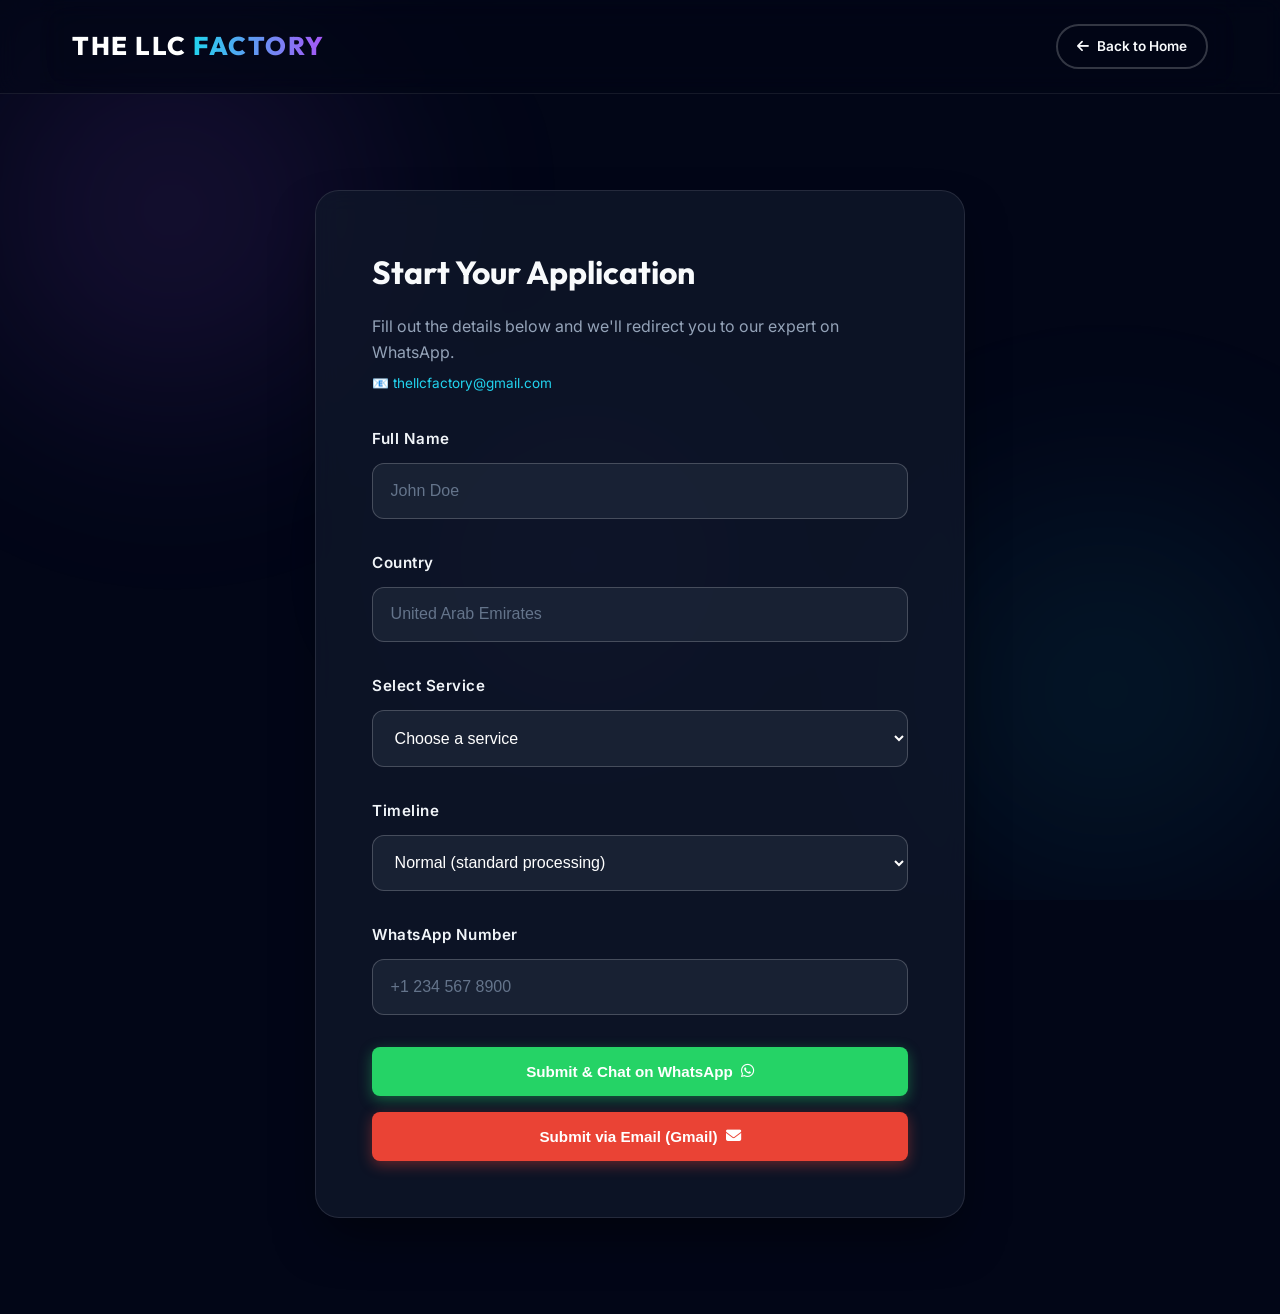
<file: get-started.html>
<!DOCTYPE html>
<html lang="en">
<head>
    <meta charset="UTF-8">
    <meta name="viewport" content="width=device-width, initial-scale=1.0">
    <title>Get Started | The LLC Factory</title>
    <link rel="stylesheet" href="style.css">
    <link rel="icon" type="image/png" href="assets/favicon.png">
    <link rel="stylesheet" href="https://cdnjs.cloudflare.com/ajax/libs/font-awesome/6.4.0/css/all.min.css">
    <style>
        .form-container {
            max-width: 650px;
            margin: 6rem auto;
            padding: 3.5rem;
            background: rgba(15, 23, 42, 0.8);
            border: 1px solid rgba(255, 255, 255, 0.1);
            box-shadow: 0 25px 50px -12px rgba(0, 0, 0, 0.5);
            border-radius: 24px;
        }
        .form-group {
            margin-bottom: 2rem;
        }
        label {
            display: block;
            margin-bottom: 0.75rem;
            font-weight: 600;
            color: #f1f5f9;
            font-size: 0.95rem;
            letter-spacing: 0.5px;
        }
        input, select, textarea {
            width: 100%;
            padding: 1.1rem;
            background: rgba(30, 41, 59, 0.7);
            border: 1px solid rgba(255, 255, 255, 0.2);
            border-radius: 12px;
            color: white;
            outline: none;
            font-size: 1rem;
            transition: var(--transition);
        }
        input:focus, select:focus {
            border-color: var(--primary);
            background: rgba(30, 41, 59, 1);
            box-shadow: 0 0 0 4px rgba(99, 102, 241, 0.15);
        }
        option {
            background-color: #1e293b;
            color: white;
            padding: 15px;
        }
        input::placeholder {
            color: #64748b;
        }

        /* Mobile Fixes */
        @media (max-width: 768px) {
            .form-container {
                margin: 1.5rem auto;
                padding: 1.8rem 1.2rem;
                border-radius: 16px;
            }
            .form-container h2 { font-size: 1.6rem; }
        }
    </style>
</head>
<body>
    <div class="mesh-bg">
        <div class="blob blob-1"></div>
        <div class="blob blob-2"></div>
        <div class="blob blob-3"></div>
    </div>

    <nav id="navbar" style="position: static; background: rgba(2, 6, 23, 0.5); backdrop-filter: blur(10px); border-bottom: 1px solid var(--glass-border);">
        <div class="container nav-container" style="background: transparent; border-bottom: none; margin-top: 0; padding: 1.5rem 2rem;">
            <a href="index.html" class="logo">THE LLC <span>FACTORY</span></a>
            <a href="index.html" class="btn btn-outline" style="padding: 0.6rem 1.2rem; font-size: 0.85rem; border-color: rgba(255,255,255,0.2); display: flex; align-items: center; gap: 0.5rem; border-radius: 50px;">
                <i class="fas fa-arrow-left"></i> Back to Home
            </a>
        </div>
    </nav>

    <div class="container">
        <div class="glass form-container">
            <h2 style="margin-bottom: 1rem; font-size: 2rem;">Start Your Application</h2>
            <p style="color: #94a3b8; margin-bottom: 0.5rem;">Fill out the details below and we'll redirect you to our expert on WhatsApp.</p>
            <p style="color: #64748b; font-size: 0.85rem; margin-bottom: 2rem;">📧 <a href="mailto:thellcfactory@gmail.com" style="color: var(--accent); text-decoration: none;">thellcfactory@gmail.com</a></p>
            
            <form id="onboardingForm">
                <div class="form-group">
                    <label for="fullName">Full Name</label>
                    <input type="text" id="fullName" required placeholder="John Doe">
                </div>
                
                <div class="form-group">
                    <label for="country">Country</label>
                    <input type="text" id="country" required placeholder="United Arab Emirates">
                </div>
                
                <div class="form-group">
                    <label for="service">Select Service</label>
                    <select id="service" required>
                        <option value="" disabled selected>Choose a service</option>
                        <option value="USA LLC">USA LLC Formation</option>
                        <option value="EIN">EIN Number Only</option>
                        <option value="ITIN">ITIN Processing</option>
                        <option value="UK LTD">UK LTD Registration</option>
                        <option value="Business Address">Business Address</option>
                        <option value="Bank Setup">Bank Setup</option>
                    </select>
                </div>
                
                <div id="stateGroup" class="form-group" style="display: none;">
                    <label for="state">Select State</label>
                    <select id="state">
                        <option value="Wyoming">Wyoming (Recommended)</option>
                        <option value="Delaware">Delaware</option>
                        <option value="New Mexico">New Mexico</option>
                        <option value="Other">Other</option>
                    </select>
                </div>
                
                <div class="form-group">
                    <label for="timeline">Timeline</label>
                    <select id="timeline" required>
                        <option value="Normal">Normal (standard processing)</option>
                        <option value="Urgent">Urgent (expedited)</option>
                    </select>
                </div>
                
                <div class="form-group">
                    <label for="whatsapp">WhatsApp Number</label>
                    <input type="tel" id="whatsapp" required placeholder="+1 234 567 8900">
                </div>
                
                <div style="display: flex; flex-direction: column; gap: 1rem; margin-top: 1rem;">
                    <button type="button" id="btnWhatsapp" class="btn btn-primary btn-glow" style="width: 100%; padding: 1rem; font-size: 0.95rem; background: #25d366; box-shadow: 0 4px 14px 0 rgba(37, 211, 102, 0.4); display:flex; align-items:center; justify-content:center; gap:0.5rem; white-space: nowrap;">
                        Submit & Chat on WhatsApp <i class="fab fa-whatsapp"></i>
                    </button>
                    <button type="button" id="btnEmail" class="btn btn-primary btn-glow" style="width: 100%; padding: 1rem; font-size: 0.95rem; background: #ea4335; box-shadow: 0 4px 14px 0 rgba(234, 67, 53, 0.4); display:flex; align-items:center; justify-content:center; gap:0.5rem; white-space: nowrap;">
                        Submit via Email (Gmail) <i class="fas fa-envelope"></i>
                    </button>
                </div>
            </form>
        </div>
    </div>

    <script>
        const serviceSelect = document.getElementById('service');
        const stateGroup = document.getElementById('stateGroup');
        const form = document.getElementById('onboardingForm');

        serviceSelect.addEventListener('change', (e) => {
            if (e.target.value === 'USA LLC') {
                stateGroup.style.display = 'block';
            } else {
                stateGroup.style.display = 'none';
            }
        });

        // Pre-fill from URL parameter
        window.addEventListener('DOMContentLoaded', () => {
            const urlParams = new URLSearchParams(window.location.search);
            const serviceParam = urlParams.get('service');
            if (serviceParam) {
                const options = Array.from(serviceSelect.options);
                const match = options.find(opt => opt.value === serviceParam);
                if (match) {
                    serviceSelect.value = serviceParam;
                    serviceSelect.dispatchEvent(new Event('change'));
                    
                    const stateParam = urlParams.get('state');
                    if (stateParam && serviceParam === 'USA LLC') {
                        const stateSelect = document.getElementById('state');
                        const stateOptions = Array.from(stateSelect.options);
                        const stateMatch = stateOptions.find(opt => opt.value === stateParam);
                        if (stateMatch) {
                            stateSelect.value = stateParam;
                        }
                    }
                }
            }
        });

        function getFormData() {
            const name = document.getElementById('fullName').value.trim();
            const country = document.getElementById('country').value.trim();
            const service = serviceSelect.value;
            const timeline = document.getElementById('timeline').value;
            const whatsappNum = document.getElementById('whatsapp').value.trim();
            let state = '';
            if (service === 'USA LLC') {
                state = document.getElementById('state').value;
            }
            return {name, country, service, timeline, whatsappNum, state};
        }

        function validateForm() {
            if (!form.reportValidity()) return false;
            if (!serviceSelect.value) {
                alert('Please select a service.');
                return false;
            }
            return true;
        }

        document.getElementById('btnWhatsapp').addEventListener('click', () => {
            if (!validateForm()) return;
            const data = getFormData();
            
            let message = `Hello The LLC Factory!%0A%0AI would like to start my application:%0A%0A`;
            message += `*Full Name:* ${data.name}%0A`;
            message += `*Country:* ${data.country}%0A`;
            message += `*Service:* ${data.service}%0A`;
            if (data.service === 'USA LLC') {
                message += `*State:* ${data.state}%0A`;
            }
            message += `*Timeline:* ${data.timeline}%0A`;
            message += `*WhatsApp:* ${data.whatsappNum}%0A%0A`;
            
            const whatsappUrl = `https://wa.me/923360719256?text=${message}`;
            window.open(whatsappUrl, '_blank');
        });

        document.getElementById('btnEmail').addEventListener('click', () => {
            if (!validateForm()) return;
            const data = getFormData();
            
            const subject = encodeURIComponent(`New Application: ${data.service} - ${data.name}`);
            let body = `Hello The LLC Factory,\n\nI would like to start my application:\n\n`;
            body += `Full Name: ${data.name}\n`;
            body += `Country: ${data.country}\n`;
            body += `Service: ${data.service}\n`;
            if (data.service === 'USA LLC') {
                body += `State: ${data.state}\n`;
            }
            body += `Timeline: ${data.timeline}\n`;
            body += `WhatsApp Number: ${data.whatsappNum}\n`;
            
            const emailUrl = `mailto:thellcfactory@gmail.com?subject=${subject}&body=${encodeURIComponent(body)}`;
            window.location.href = emailUrl;
        });
    </script>
</body>
</html>
</file>
<file: style.css>
@import url('https://fonts.googleapis.com/css2?family=Inter:wght@300;400;500;600;700&family=Outfit:wght@400;500;600;700&display=swap');

:root {
  --primary: #6366f1;
  --primary-glow: rgba(99, 102, 241, 0.5);
  --secondary: #a855f7;
  --accent: #22d3ee;
  --accent-glow: rgba(34, 211, 238, 0.4);
  --dark: #0f172a;
  --darker: #020617;
  --light: #f8fafc;
  --glass: rgba(255, 255, 255, 0.03);
  --glass-border: rgba(255, 255, 255, 0.08);
  --gradient-main: linear-gradient(135deg, #0f172a 0%, #1e1b4b 50%, #312e81 100%);
  --transition: all 0.4s cubic-bezier(0.23, 1, 0.32, 1);
}

* {
  margin: 0;
  padding: 0;
  box-sizing: border-box;
}

body {
  font-family: 'Inter', sans-serif;
  background-color: var(--darker);
  color: var(--light);
  line-height: 1.6;
  overflow-x: hidden;
  -webkit-font-smoothing: antialiased;
}

/* Mesh Gradient Background */
.mesh-bg {
  position: fixed;
  top: 0;
  left: 0;
  width: 100%;
  height: 100%;
  z-index: -1;
  background: var(--darker);
  overflow: hidden;
}

.blob {
  position: absolute;
  width: 600px;
  height: 600px;
  background: radial-gradient(circle, rgba(99, 102, 241, 0.15) 0%, transparent 70%);
  border-radius: 50%;
  filter: blur(80px);
  animation: move 20s infinite alternate;
}

.blob-1 { top: -10%; left: -10%; background: radial-gradient(circle, rgba(168, 85, 247, 0.15) 0%, transparent 70%); }
.blob-2 { bottom: -10%; right: -10%; background: radial-gradient(circle, rgba(34, 211, 238, 0.1) 0%, transparent 70%); }
.blob-3 { top: 40%; left: 30%; width: 400px; height: 400px; animation-duration: 25s; }

@keyframes move {
  from { transform: translate(0, 0) scale(1); }
  to { transform: translate(100px, 50px) scale(1.1); }
}

h1, h2, h3, h4, .outfit {
  font-family: 'Outfit', sans-serif;
}

/* Glassmorphism Utility */
.glass {
  background: var(--glass);
  backdrop-filter: blur(12px);
  -webkit-backdrop-filter: blur(12px);
  border: 1px solid var(--glass-border);
  border-radius: 16px;
}

/* Animations */
@keyframes fadeIn {
  from { opacity: 0; transform: translateY(20px); }
  to { opacity: 1; transform: translateY(0); }
}

@keyframes gradientMove {
  0% { background-position: 0% 50%; }
  50% { background-position: 100% 50%; }
  100% { background-position: 0% 50%; }
}

/* Layout */
.container {
  max-width: 1200px;
  margin: 0 auto;
  padding: 0 2rem;
}

section {
  padding: 6rem 0;
}

/* Navbar & Header */
nav {
  position: fixed;
  top: 0;
  width: 100%;
  z-index: 1000;
  transition: var(--transition);
}

.contact-bar {
  background: rgba(15, 23, 42, 0.9);
  padding: 0.6rem 0;
  font-size: 0.85rem;
  border-bottom: 1px solid var(--glass-border);
  backdrop-filter: blur(10px);
}

.nav-contacts {
  display: flex;
  justify-content: space-between;
  align-items: center;
}

.contact-item {
  display: flex;
  gap: 1.5rem;
}

.contact-item a {
  color: #94a3b8;
  text-decoration: none;
  display: flex;
  align-items: center;
  gap: 0.5rem;
  transition: var(--transition);
}

.contact-item a:hover {
  color: var(--accent);
}

.contact-item i {
  color: var(--primary);
}

.nav-container {
  display: flex;
  justify-content: space-between;
  align-items: center;
  padding: 1rem 2rem;
  background: rgba(2, 6, 23, 0.7);
  backdrop-filter: blur(15px);
  border-bottom: 1px solid var(--glass-border);
  margin-top: -1px;
}

.logo {
  font-size: 1.6rem;
  font-weight: 800;
  color: white;
  text-decoration: none;
  text-transform: uppercase;
  letter-spacing: 1.5px;
  font-family: 'Outfit', sans-serif;
}

.logo span {
  background: linear-gradient(to right, var(--accent), var(--secondary));
  -webkit-background-clip: text;
  background-clip: text;
  -webkit-text-fill-color: transparent;
}

.nav-links {
  display: flex;
  align-items: center;
  gap: 2.5rem;
  list-style: none;
}

.nav-links a {
  color: var(--light);
  text-decoration: none;
  font-size: 0.9rem;
  font-weight: 600;
  text-transform: uppercase;
  letter-spacing: 0.5px;
  opacity: 0.8;
  transition: var(--transition);
}

.nav-links a:not(.btn):hover {
  opacity: 1;
  color: var(--accent);
}

.btn-nav-cta {
  padding: 0.7rem 1.5rem !important;
  font-size: 0.85rem !important;
  background: linear-gradient(135deg, var(--primary), var(--secondary)) !important;
  border-radius: 50px !important;
}

/* Hero Section */
.hero {
  min-height: 85vh; /* Reduced height as requested */
  display: flex;
  align-items: center;
  position: relative;
  overflow: hidden;
  background: var(--gradient-main);
  background-size: 200% 200%;
  animation: gradientMove 15s ease infinite;
  padding-top: 140px; /* Increased padding to clear the 2-tier fixed header */
  padding-bottom: 4rem;
}

.hero::before {
  content: '';
  position: absolute;
  top: 0;
  left: 0;
  width: 100%;
  height: 100%;
  background: url('https://raw.githubusercontent.com/joshua-berry/world-map-svg/master/world.svg') center/contain no-repeat;
  opacity: 0.05;
  pointer-events: none;
}

.hero-wrapper {
  display: flex;
  align-items: center;
  justify-content: space-between;
  gap: 4rem;
  width: 100%;
}

.hero-content {
  flex: 1.2;
  position: relative;
  z-index: 2;
  animation: fadeIn 0.8s ease-out;
}

.hero-visual {
  flex: 1;
  display: flex;
  justify-content: flex-end;
  align-items: center;
  z-index: 2;
  animation: fadeIn 1s ease-out 0.2s backwards;
}

.hero-img-container {
  position: relative;
  width: 100%;
  max-width: 480px; /* Slightly smaller */
  perspective: 1000px;
}

.hero-img-floating {
  width: 100%;
  height: auto;
  border-radius: 20px;
  box-shadow: 0 30px 60px rgba(0,0,0,0.5), 0 0 20px rgba(99, 102, 241, 0.2);
  transform: rotateY(-15deg) rotateX(10deg);
  transition: transform 0.5s ease;
  border: 1px solid rgba(255,255,255,0.1);
}

.hero-img-container:hover .hero-img-floating {
  transform: rotateY(0) rotateX(0) scale(1.05);
}

.hero h1 {
  font-size: clamp(2.2rem, 4.5vw, 3.5rem); /* Reduced size as requested */
  line-height: 1.1;
  margin-bottom: 1.2rem;
  font-weight: 800;
}

.hero p {
  font-size: 1.1rem; /* Slightly smaller */
  color: #cbd5e1;
  margin-bottom: 2rem; /* Reduced margin */
  max-width: 600px;
}

.btn-group {
  display: flex;
  gap: 1rem;
}

.btn {
  padding: 1rem 2rem;
  border-radius: 8px;
  font-weight: 600;
  text-decoration: none;
  transition: var(--transition);
  cursor: pointer;
  font-size: 1rem;
}

.btn-primary {
  background: var(--primary);
  color: white;
  box-shadow: 0 4px 14px 0 var(--primary-glow);
  border: none;
}

.btn-outline {
  background: transparent;
  color: var(--light);
  border: 2px solid rgba(255, 255, 255, 0.3);
}

.btn-outline:hover {
  border-color: var(--accent);
  color: var(--accent);
  background: rgba(34, 211, 238, 0.05);
  transform: translateY(-2px);
}

.btn-primary:hover {
  transform: translateY(-2px);
  box-shadow: 0 8px 25px var(--primary-glow);
  filter: brightness(1.1);
}

.btn-glow {
  position: relative;
  overflow: hidden;
}

.btn-glow::after {
  content: '';
  position: absolute;
  top: -50%;
  left: -50%;
  width: 200%;
  height: 200%;
  background: radial-gradient(circle, rgba(255,255,255,0.2) 0%, transparent 70%);
  opacity: 0;
  transition: 0.5s;
  pointer-events: none;
}

.btn-glow:hover::after {
  opacity: 1;
  transform: scale(1.2);
}

/* FAQ Accordion */
.faq-container {
  max-width: 800px;
  margin: 4rem auto;
}

.faq-item {
  margin-bottom: 1rem;
  border: 1px solid var(--glass-border);
  border-radius: 12px;
  overflow: hidden;
  transition: var(--transition);
}

.faq-question {
  padding: 1.5rem;
  background: var(--glass);
  cursor: pointer;
  display: flex;
  justify-content: space-between;
  align-items: center;
  font-weight: 600;
}

.faq-question:hover {
  background: rgba(255,255,255,0.06);
}

.faq-answer {
  padding: 0 1.5rem;
  max-height: 0;
  overflow: hidden;
  background: rgba(0,0,0,0.2);
  transition: all 0.5s cubic-bezier(0, 1, 0, 1);
  color: #94a3b8;
}

.faq-item.active .faq-answer {
  max-height: 1000px;
  padding: 1.5rem;
  transition: all 0.5s cubic-bezier(1, 0, 1, 0);
}

.faq-item.active .faq-question i {
  transform: rotate(180deg);
}

/* WhatsApp Pulse & Vibration */
@keyframes pulse-green {
  0% { box-shadow: 0 0 0 0 rgba(37, 211, 102, 0.7); }
  70% { box-shadow: 0 0 0 15px rgba(37, 211, 102, 0); }
  100% { box-shadow: 0 0 0 0 rgba(37, 211, 102, 0); }
}

@keyframes vibrate {
  0% { transform: translate(0,0) rotate(0); }
  10% { transform: translate(-2px,-2px) rotate(-1deg); }
  20% { transform: translate(2px,2px) rotate(1deg); }
  30% { transform: translate(-2px,2px) rotate(-1deg); }
  40% { transform: translate(2px,-2px) rotate(1deg); }
  50% { transform: translate(-2px,-2px) rotate(-1deg); }
  60% { transform: translate(2px,2px) rotate(1deg); }
  70% { transform: translate(-2px,2px) rotate(-1deg); }
  80% { transform: translate(2px,-2px) rotate(1deg); }
  90% { transform: translate(-2px,-2px) rotate(-1deg); }
  100% { transform: translate(0,0) rotate(0); }
}

.whatsapp-float {
  animation: pulse-green 2s infinite, vibrate 3s infinite 5s; /* Vibrate briefly every 5 seconds */
}

/* Services */
.services-grid {
  display: grid;
  grid-template-columns: repeat(auto-fit, minmax(280px, 1fr));
  gap: 2rem;
  margin-top: 4rem;
}

.service-card {
  padding: 2.5rem;
  transition: var(--transition);
  text-align: left;
  border: 1px solid var(--glass-border);
  position: relative;
  overflow: hidden;
}

.service-card::after {
  content: '';
  position: absolute;
  top: 0;
  left: -100%;
  width: 100%;
  height: 100%;
  background: linear-gradient(90deg, transparent, rgba(255,255,255,0.05), transparent);
  transition: 0.5s;
}

.service-card:hover::after {
  left: 100%;
}

.service-card:hover {
  transform: translateY(-10px) scale(1.02);
  background: rgba(255, 255, 255, 0.08);
  border-color: rgba(99, 102, 241, 0.5);
  box-shadow: 0 20px 40px rgba(0,0,0,0.4);
}

.service-icon {
  width: 50px;
  height: 50px;
  margin-bottom: 1.5rem;
  color: var(--accent);
}

.service-card h3 {
  font-size: 1.5rem;
  margin-bottom: 1rem;
}

.service-card p {
  color: #94a3b8;
  font-size: 0.95rem;
}

.card-cta {
  display: inline-flex;
  align-items: center;
  gap: 0.5rem;
  margin-top: 1.2rem;
  font-size: 0.85rem;
  font-weight: 700;
  color: var(--accent);
  letter-spacing: 0.5px;
  transition: var(--transition);
}

.service-card:hover .card-cta {
  gap: 0.8rem;
  color: #fff;
}

a.service-card {
  display: flex;
  flex-direction: column;
}

/* USA Map Section */
.usa-map-container {
  position: relative;
  padding: 4rem;
  text-align: center;
}

#map-svg {
  width: 100%;
  max-width: 900px;
  height: auto;
  margin: 0 auto;
}

.state {
  fill: #334155;
  stroke: #1e293b;
  stroke-width: 1;
  transition: fill 0.3s ease;
}

.state.highlight {
  fill: var(--primary);
  cursor: pointer;
}

.state.highlight:hover {
  fill: var(--accent);
}

/* Interactive Elements Polish */
.btn {
  padding: 1rem 2rem;
  border-radius: 8px;
  font-weight: 600;
  text-decoration: none;
  transition: var(--transition);
  cursor: pointer;
  font-size: 1rem;
  display: inline-flex;
  align-items: center;
  justify-content: center;
  gap: 0.5rem;
  white-space: nowrap;
}

.nav-links a {
  padding: 0.5rem; /* Better tap target */
  color: var(--light);
  text-decoration: none;
  font-size: 0.95rem;
  font-weight: 500;
  opacity: 0.8;
  transition: var(--transition);
}

.whatsapp-float {
  position: fixed;
  bottom: 30px;
  right: 30px;
  background: #25d366;
  color: white;
  width: 65px;
  height: 65px;
  border-radius: 50%;
  display: flex;
  align-items: center;
  justify-content: center;
  font-size: 32px;
  box-shadow: 0 10px 25px rgba(37, 211, 102, 0.3);
  z-index: 1000;
  text-decoration: none;
  transition: all 0.3s cubic-bezier(0.175, 0.885, 0.32, 1.275);
}

.whatsapp-float:hover {
  transform: scale(1.15) translateY(-5px);
  box-shadow: 0 15px 30px rgba(37, 211, 102, 0.4);
}

/* Service Card Document Backgrounds */
.service-card.doc-bg {
  position: relative;
  overflow: hidden;
}

.service-card.doc-bg::before {
  content: '';
  position: absolute;
  inset: -10px;
  background-image: var(--doc-img);
  background-size: cover;
  background-position: center top;
  filter: blur(2px) brightness(0.45) grayscale(0.2);
  z-index: 0;
  transition: var(--transition);
}

.service-card.doc-bg:hover::before {
  filter: blur(1.5px) brightness(0.55) grayscale(0);
}

.service-card.doc-bg > * {
  position: relative;
  z-index: 1;
}

/* Popular State Cards */
.popular-state-card {
  position: relative;
  width: 220px;
  min-height: 280px;
  border-radius: 16px;
  overflow: hidden;
  background-size: cover;
  background-position: center;
  border: 1px solid var(--glass-border);
  transition: var(--transition);
  cursor: pointer;
  display: flex;
  flex-direction: column;
  justify-content: flex-end;
}

.state-overlay {
  position: absolute;
  inset: 0;
  background: linear-gradient(to bottom, transparent 20%, rgba(2, 6, 23, 0.95) 90%);
  z-index: 1;
  transition: var(--transition);
}

.state-content {
  position: relative;
  z-index: 2;
  padding: 1.5rem;
}

.state-header {
  display: flex;
  justify-content: space-between;
  align-items: center;
  margin-bottom: 0.5rem;
}

.state-header i {
  color: var(--accent);
  font-size: 1rem;
}

.state-header span {
  font-size: 0.5rem;
  background: rgba(34, 211, 238, 0.2);
  color: var(--accent);
  padding: 2px 6px;
  border-radius: 10px;
  font-weight: 700;
  border: 1px solid var(--accent);
}

.popular-state-card h3 {
  margin-bottom: 0.3rem;
  color: #fff;
  font-size: 1.2rem;
}

.popular-state-card p {
  font-size: 0.75rem;
  color: #cbd5e1;
  line-height: 1.3;
}

.view-details {
  margin-top: 1rem;
  font-size: 0.7rem;
  font-weight: 700;
  color: var(--accent);
  display: flex;
  align-items: center;
  gap: 0.3rem;
  letter-spacing: 0.5px;
}

.popular-state-card:hover {
  transform: translateY(-8px) scale(1.05);
  border-color: var(--accent);
  box-shadow: 0 15px 30px rgba(0,0,0,0.5), 0 0 20px rgba(34, 211, 238, 0.2);
}

.popular-state-card:hover .state-overlay {
  background: linear-gradient(to bottom, transparent 10%, rgba(2, 6, 23, 1) 95%);
}

/* Hamburger Menu */
.hamburger {
  display: none;
  flex-direction: column;
  justify-content: center;
  gap: 5px;
  background: none;
  border: none;
  cursor: pointer;
  padding: 4px;
  z-index: 1100;
}

.hamburger span {
  display: block;
  width: 26px;
  height: 2.5px;
  background: var(--light);
  border-radius: 2px;
  transition: all 0.35s ease;
}

.hamburger.active span:nth-child(1) { transform: translateY(7.5px) rotate(45deg); }
.hamburger.active span:nth-child(2) { opacity: 0; transform: scaleX(0); }
.hamburger.active span:nth-child(3) { transform: translateY(-7.5px) rotate(-45deg); }

/* Pre-Footer CTA */
#pre-footer {
  padding-bottom: 0;
}

.pre-footer-cta {
  padding: 5rem;
  text-align: center;
  border-radius: 32px;
  background: linear-gradient(135deg, rgba(99, 102, 241, 0.15), rgba(168, 85, 247, 0.15));
  border: 1px solid rgba(255, 255, 255, 0.1);
}

.pre-footer-cta h2 {
  font-size: 3rem;
  margin-bottom: 1.5rem;
  background: linear-gradient(to right, white, #94a3b8);
  -webkit-background-clip: text;
  background-clip: text;
  -webkit-text-fill-color: transparent;
}

.pre-footer-cta p {
  font-size: 1.2rem;
  color: #94a3b8;
  margin-bottom: 3rem;
  max-width: 600px;
  margin-left: auto;
  margin-right: auto;
}

.cta-actions {
  display: flex;
  justify-content: center;
  gap: 1.5rem;
}

/* Footer & Bottom */
#footer {
  padding: 8rem 0 0;
  border-top: 1px solid var(--glass-border);
  margin-top: 6rem;
  background: rgba(2, 6, 23, 0.5);
}

.footer-grid {
  display: grid;
  grid-template-columns: 1.5fr 1fr 1fr 1.2fr;
  gap: 4rem;
  margin-bottom: 6rem;
}

.footer-brand .logo {
  margin-bottom: 2rem;
  display: inline-block;
}

.footer-brand p {
  color: #64748b;
  font-size: 0.95rem;
  margin-bottom: 2.5rem;
}

.social-links {
  display: flex;
  gap: 1.2rem;
}

.social-links a {
  width: 45px;
  height: 45px;
  background: var(--glass);
  border: 1px solid var(--glass-border);
  border-radius: 12px;
  display: flex;
  align-items: center;
  justify-content: center;
  color: #94a3b8;
  text-decoration: none;
  font-size: 1.2rem;
  transition: var(--transition);
}

.social-links a:hover {
  background: var(--primary);
  color: white;
  transform: translateY(-5px);
  box-shadow: 0 10px 20px rgba(99, 102, 241, 0.3);
  border-color: var(--primary);
}

.footer-links h4, .footer-contact h4 {
  color: white;
  font-size: 1.1rem;
  font-weight: 700;
  margin-bottom: 2rem;
  text-transform: uppercase;
  letter-spacing: 1px;
}

.footer-links ul {
  list-style: none;
}

.footer-links li {
  margin-bottom: 1rem;
}

.footer-links a {
  color: #64748b;
  text-decoration: none;
  font-size: 0.95rem;
  transition: var(--transition);
}

.footer-links a:hover {
  color: var(--accent);
  padding-left: 5px;
}

.footer-contact p {
  color: #64748b;
  margin-bottom: 1.2rem;
  display: flex;
  align-items: center;
  gap: 1rem;
  font-size: 0.95rem;
}

.footer-contact i {
  color: var(--primary);
}

.footer-bottom {
  padding: 2.5rem 0;
  border-top: 1px solid var(--glass-border);
  background: rgba(2, 6, 23, 0.8);
}

.footer-bottom .container {
  display: flex;
  justify-content: space-between;
  align-items: center;
  font-size: 0.85rem;
  color: #475569;
}

.legal-links {
  display: flex;
  gap: 2rem;
}

.legal-links a {
  color: inherit;
  text-decoration: none;
  transition: var(--transition);
}

.legal-links a:hover {
  color: var(--light);
}

/* Wyoming LLC Package Section REMOVED */

/* Roadmap Section */
.roadmap-grid {
  display: flex;
  justify-content: space-between;
  align-items: flex-start;
  gap: 1rem;
  margin-top: 3rem;
}

.roadmap-step {
  flex: 1;
  padding: 2rem 1.5rem;
  text-align: center;
  position: relative;
  transition: var(--transition);
}

.roadmap-step:hover {
  transform: translateY(-5px);
  border-color: var(--accent);
  box-shadow: 0 10px 30px rgba(34, 211, 238, 0.15);
}

.step-number {
  position: absolute;
  top: -20px;
  left: 50%;
  transform: translateX(-50%);
  background: var(--darker);
  color: var(--accent);
  font-weight: 800;
  font-size: 1.5rem;
  width: 50px;
  height: 50px;
  display: flex;
  align-items: center;
  justify-content: center;
  border-radius: 50%;
  border: 2px solid var(--accent);
  z-index: 2;
}

.step-icon {
  font-size: 2.5rem;
  color: var(--primary);
  margin: 1.5rem 0 1rem;
}

.roadmap-step h3 {
  font-size: 1.2rem;
  margin-bottom: 0.8rem;
}

.roadmap-step p {
  color: #94a3b8;
  font-size: 0.85rem;
}

.roadmap-connector {
  display: flex;
  align-items: center;
  justify-content: center;
  color: #475569;
  font-size: 1.5rem;
  padding-top: 4rem;
}

/* LLC Formation Packages */
.packages-grid {
  display: grid;
  grid-template-columns: repeat(auto-fit, minmax(320px, 1fr));
  gap: 2.5rem;
  margin-top: 3rem;
}

.package-card {
  display: flex;
  flex-direction: column;
  transition: var(--transition);
  position: relative;
  overflow: hidden;
  border-radius: 24px;
}

.package-card.featured {
  border: 2px solid var(--accent);
  transform: scale(1.05);
  box-shadow: 0 20px 50px rgba(34, 211, 238, 0.2);
  z-index: 2;
}

.package-img {
  width: 100%;
  height: 200px;
  overflow: hidden;
  position: relative;
}

.package-img img {
  width: 100%;
  height: 100%;
  object-fit: cover;
  transition: var(--transition);
  filter: brightness(0.7);
}

.package-card:hover .package-img img {
  transform: scale(1.1);
  filter: brightness(0.9);
}

.package-head {
  padding: 1.5rem 2rem;
  text-align: center;
  background: rgba(255, 255, 255, 0.02);
  border-bottom: 1px solid var(--glass-border);
}

.package-state {
  font-size: 1.4rem;
  font-weight: 700;
  color: var(--light);
  display: block;
  margin-bottom: 0.5rem;
}

.package-price {
  font-size: 2.8rem;
  font-weight: 800;
  color: var(--accent);
  font-family: 'Outfit', sans-serif;
}

.package-list {
  list-style: none;
  padding: 2rem;
  flex-grow: 1;
}

.package-list li {
  display: flex;
  align-items: center;
  gap: 1rem;
  margin-bottom: 1.2rem;
  color: #cbd5e1;
  font-size: 0.95rem;
}

.package-list i {
  color: #22d3ee;
  font-size: 0.9rem;
}

.package-btn {
  margin: 0 2rem 2rem;
  justify-content: center;
}

.package-card:hover {
  transform: translateY(-10px);
  background: rgba(255, 255, 255, 0.05);
  border-color: rgba(255, 255, 255, 0.2);
}

/* Privacy Section */
.privacy-banner {
  display: flex;
  align-items: center;
  gap: 3rem;
  padding: 4rem;
  border-color: rgba(34, 211, 238, 0.2);
  background: linear-gradient(135deg, rgba(34, 211, 238, 0.05), rgba(15, 23, 42, 0.5));
}

.privacy-icon-wrap {
  flex-shrink: 0;
  width: 120px;
  height: 120px;
  border-radius: 50%;
  background: rgba(34, 211, 238, 0.1);
  display: flex;
  align-items: center;
  justify-content: center;
  border: 2px dashed rgba(34, 211, 238, 0.3);
}

.privacy-icon {
  font-size: 4rem;
  color: var(--accent);
}

.privacy-content {
  flex-grow: 1;
}

.privacy-content h2 {
  font-size: 2.2rem;
  margin-bottom: 1rem;
}

.privacy-content p {
  color: #94a3b8;
  margin-bottom: 1.5rem;
  font-size: 1.1rem;
}

.privacy-list {
  list-style: none;
  display: flex;
  flex-direction: column;
  gap: 0.8rem;
  margin-bottom: 2rem;
}

.privacy-list li {
  display: flex;
  align-items: center;
  gap: 0.8rem;
  font-size: 1rem;
  color: #e2e8f0;
}

.privacy-list i {
  color: #22d3ee;
  font-size: 1.1rem;
}

.privacy-cta {
  display: flex;
  gap: 1rem;
}

/* Compliance Section */
.compliance-grid {
  display: grid;
  grid-template-columns: repeat(auto-fit, minmax(250px, 1fr));
  gap: 2rem;
}

.compliance-card {
  padding: 2.5rem;
  text-align: center;
  transition: var(--transition);
}

.compliance-card:hover {
  transform: translateY(-8px);
  background: rgba(255, 255, 255, 0.06);
}

.compliance-icon {
  font-size: 2.5rem;
  color: var(--secondary);
  margin-bottom: 1.5rem;
}

.compliance-card h3 {
  font-size: 1.3rem;
  margin-bottom: 1rem;
}

.compliance-card p {
  font-size: 0.95rem;
  color: #94a3b8;
  line-height: 1.6;
}

@media (max-width: 992px) {
  .footer-grid {
    grid-template-columns: 1fr 1fr;
    gap: 3rem;
  }
}

@media (max-width: 768px) {
  /* MOBILE UI/UX OPTIMIZATION */
  .container { padding: 0 1.25rem; }
  section { padding: 3.5rem 0; }
  
  .hamburger { display: flex; }
  .nav-links {
    display: none;
    position: fixed;
    top: 50px;
    right: 0;
    height: calc(100vh - 50px);
    width: 85%; /* Wider for easier navigation */
    max-width: 340px;
    flex-direction: column;
    background: rgba(9, 12, 30, 0.99);
    backdrop-filter: blur(30px);
    padding: 4rem 2rem;
    gap: 1.8rem;
    border-left: 1px solid var(--glass-border);
    z-index: 1050;
    transition: transform 0.4s cubic-bezier(0.23, 1, 0.32, 1);
    transform: translateX(100%);
  }
  .nav-links.open {
    display: flex;
    transform: translateX(0);
  }
  .nav-links a { font-size: 1.15rem; width: 100%; border-bottom: 1px solid rgba(255,255,255,0.05); padding-bottom: 0.5rem; }
  
  .hero { 
    text-align: center; 
    padding-top: 120px; /* Refined for mobile */
    min-height: auto; 
    padding-bottom: 3rem;
  }
  .hero-wrapper { flex-direction: column; gap: 2.5rem; }
  .hero-content { flex: none; width: 100%; order: 1; }
  .hero-visual { flex: none; width: 100%; order: 2; justify-content: center; }
  .hero-img-container { max-width: 320px; margin: 0 auto; }
  .hero h1 { font-size: 2.1rem; line-height: 1.2; margin-bottom: 1rem; }
  .hero p { font-size: 1rem; margin-bottom: 1.5rem; }
  .btn-group { flex-direction: column; width: 100%; gap: 0.8rem; }
  .btn { width: 100%; text-align: center; padding: 1.1rem; border-radius: 12px; }
  
  .contact-bar { display: none; }
  .nav-container { padding: 0.8rem 1.25rem; }
  
  .footer-grid {
    grid-template-columns: 1fr;
    text-align: center;
    gap: 3rem;
  }
  .social-links { justify-content: center; }
  .footer-contact p { justify-content: center; }
  .footer-bottom .container {
    flex-direction: column;
    gap: 1.2rem;
  }
  .legal-links { justify-content: center; flex-wrap: wrap; }
  .pre-footer-cta { padding: 3rem 1.25rem; border-radius: 0; }
  .pre-footer-cta h2 { font-size: 2rem; }
  .cta-actions { flex-direction: column; width: 100%; }
  
  .roadmap-grid { flex-direction: column; align-items: center; gap: 0.5rem; }
  .roadmap-connector { transform: rotate(90deg); margin: 0.5rem 0; opacity: 0.4; }
  .roadmap-step { padding: 1.5rem 1rem; width: 100%; }
  
  .privacy-banner { flex-direction: column; text-align: center; padding: 2.5rem 1.5rem; border-radius: 20px; border-width: 0; background: rgba(34, 211, 238, 0.03); }
  .privacy-icon-wrap { width: 90px; height: 90px; }
  .privacy-icon { font-size: 3rem; }
  .privacy-list li { justify-content: center; font-size: 0.9rem; }
  .privacy-cta { flex-direction: column; width: 100%; gap: 0.8rem; }
  
  .packages-grid { grid-template-columns: 1fr; gap: 1.5rem; margin-top: 1.5rem; }
  .package-card { border-radius: 16px; border-width: 1px; border-color: rgba(255,255,255,0.08); background: rgba(15, 23, 42, 0.6); }
  .package-card.featured { transform: translate(0, 0); border-color: var(--primary); box-shadow: 0 10px 30px rgba(99, 102, 241, 0.1); }
  .package-price { font-size: 2rem; }
  .package-state { font-size: 1.2rem; }
  .package-list { padding: 1.2rem; }
  .package-list li { margin-bottom: 0.7rem; font-size: 0.9rem; }
  .package-img { height: 140px; }
  
  /* Unified Solid Buttons for Mobile Visibility */
  .package-btn { 
    margin: 0 1.2rem 1.2rem; 
    background: var(--primary) !important;
    color: white !important;
    border: none !important;
    padding: 0.9rem !important;
    font-size: 0.95rem !important;
  }
  
  /* Form Button Fixes */
  #btnWhatsapp, #btnEmail {
    font-size: 0.95rem !important;
    padding: 0.9rem !important;
    display: flex;
    align-items: center;
    justify-content: center;
    gap: 0.5rem;
    white-space: nowrap; /* Prevent wrapping */
  }

  footer { padding-bottom: 5rem; } /* Safe area for WhatsApp button */
}

@media (max-width: 480px) {
  .hero h1 { font-size: 1.8rem; }
  .logo { font-size: 1.3rem; }
  .package-price { font-size: 1.8rem; }
  .form-container { padding: 1.5rem !important; }
}
</file>
